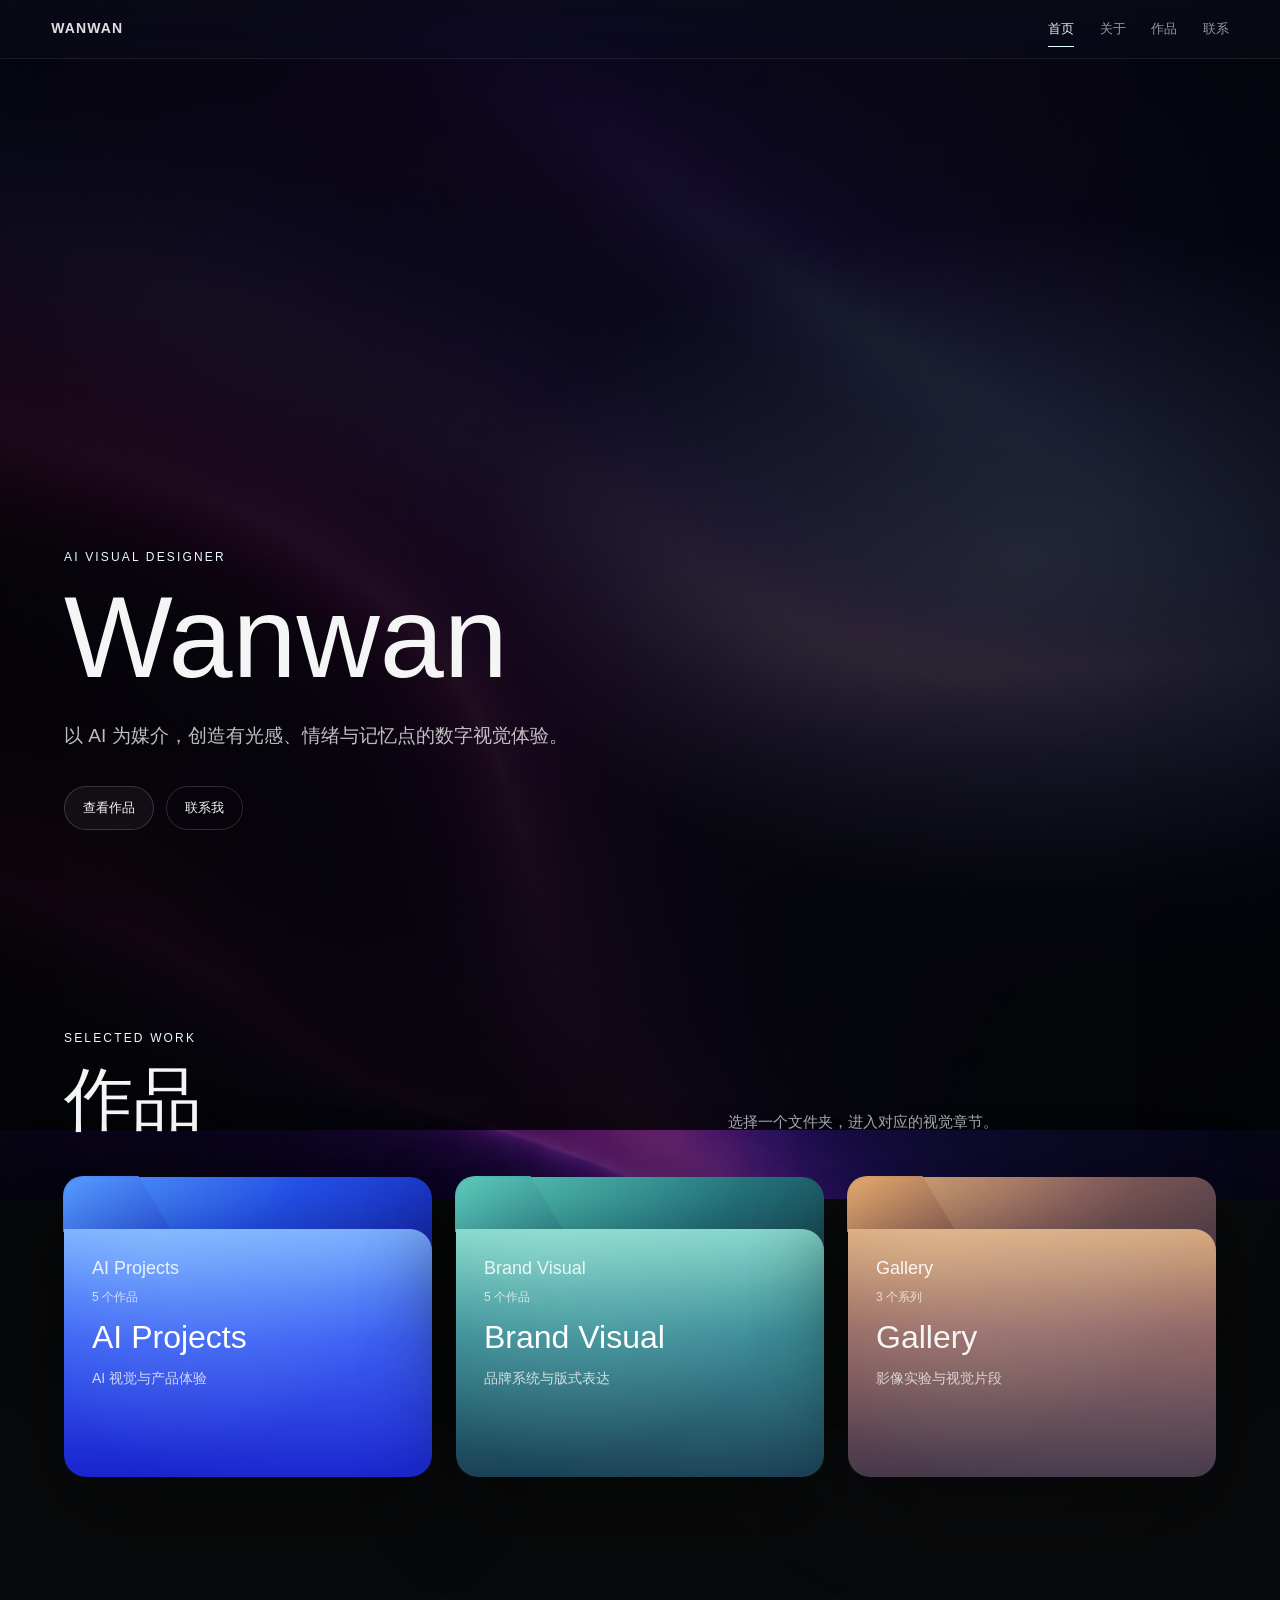
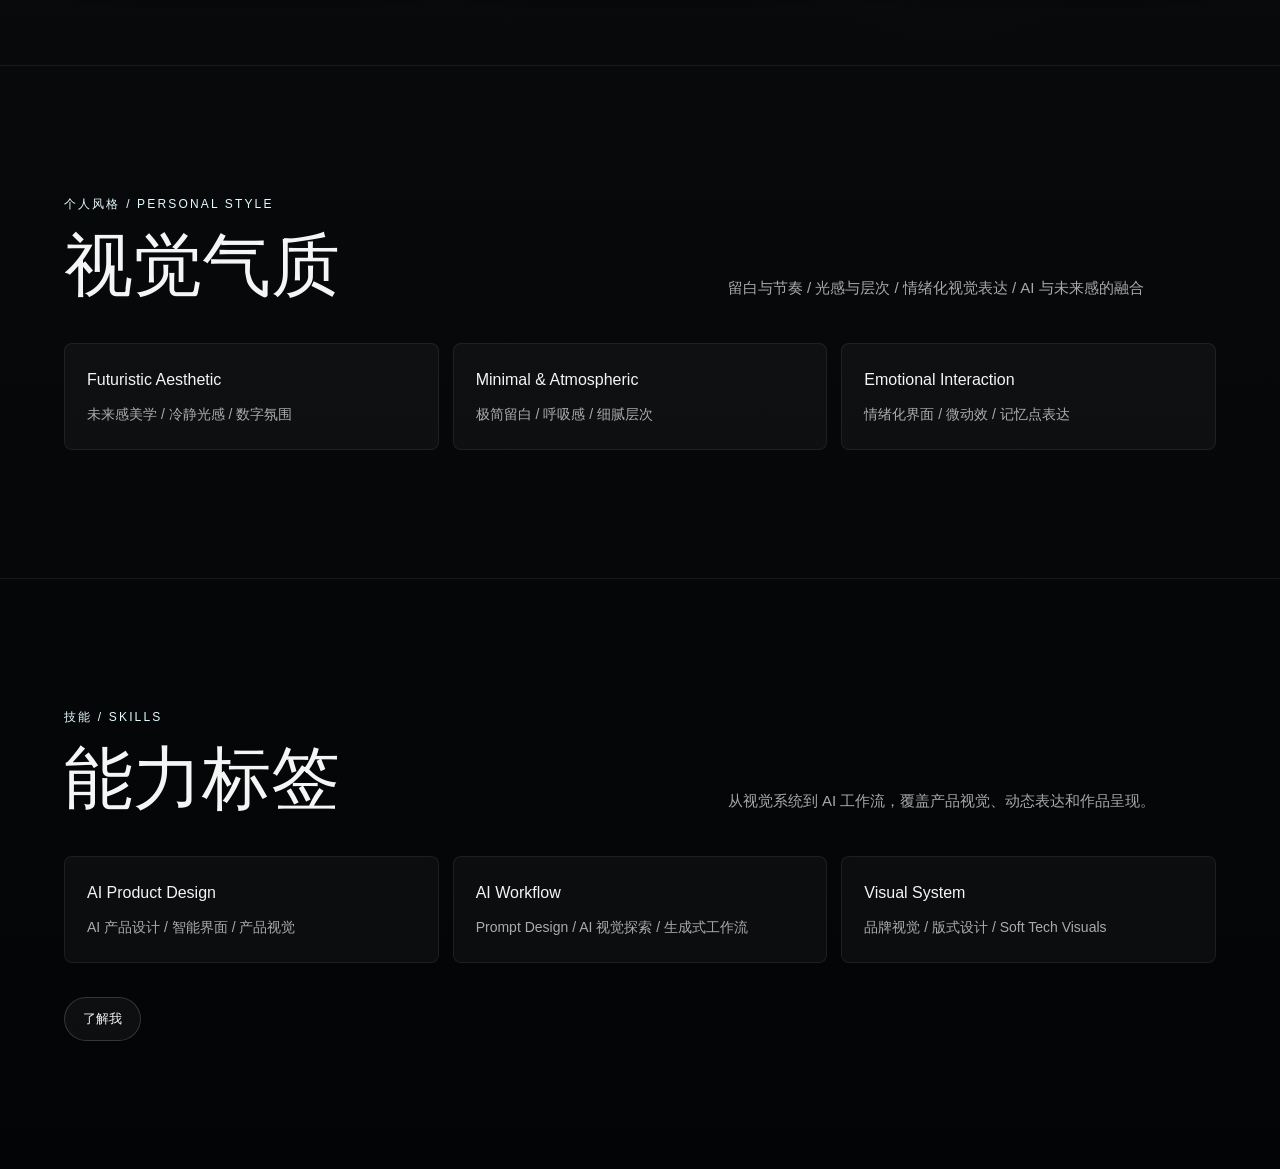
<file: index.html>
<!doctype html>
<html lang="zh-CN">
<head>
  <meta charset="utf-8">
  <meta name="viewport" content="width=device-width, initial-scale=1">
  <title>Wanwan | AI Visual Designer</title>
  <meta name="description" content="Wanwan 的 AI 视觉设计作品集，聚焦 AI 产品视觉、数字体验与未来感设计。">
  <link rel="stylesheet" href="assets/styles.css">
</head>
<body class="page-home">
  <div class="site-shell">
    <header class="nav">
      <a class="brand" href="index.html">Wanwan</a>
      <nav class="nav-links" aria-label="主导航">
        <a class="is-active" href="index.html#home">首页</a>
        <a href="about.html#about">关于</a>
        <a href="works.html#works">作品</a>
        <a href="contact.html#contact">联系</a>
      </nav>
    </header>

    <main>
      <section class="hero" id="home">
        <span class="breath-light" aria-hidden="true"></span>
        <div class="hero-inner reveal">
          <p class="hero-kicker">AI Visual Designer</p>
          <h1>Wanwan</h1>
          <p class="hero-copy">以 AI 为媒介，创造有光感、情绪与记忆点的数字视觉体验。</p>
          <div class="hero-actions">
            <a class="button" href="works.html#works">查看作品</a>
            <a class="button is-quiet" href="contact.html#contact">联系我</a>
          </div>
        </div>
      </section>

      <section class="section">
        <div class="section-inner">
          <div class="section-head reveal">
            <div>
              <p class="eyebrow">Selected Work</p>
              <h2 class="section-title">作品</h2>
            </div>
            <p class="section-note">选择一个文件夹，进入对应的视觉章节。</p>
          </div>
          <div class="module-folder-wrap reveal">
            <a class="module-folder" href="works.html#ai-projects" aria-label="进入 AI Projects">
              <div class="module-folder-back" aria-hidden="true"></div>
              <div class="module-folder-files" aria-hidden="true">
                <span></span>
                <span></span>
              </div>
              <div class="module-folder-front">
                <div class="module-folder-top">
                  <div>
                    <p>AI Projects</p>
                    <span>5 个作品</span>
                  </div>
                </div>
                <div class="module-folder-content">
                  <h3>AI Projects</h3>
                  <p>AI 视觉与产品体验</p>
                  <span class="module-folder-open">打开文件夹</span>
                </div>
              </div>
            </a>
            <a class="module-folder is-brand-folder" href="works.html#brand-visual" aria-label="进入 Brand Visual">
              <div class="module-folder-back" aria-hidden="true"></div>
              <div class="module-folder-files" aria-hidden="true">
                <span></span>
                <span></span>
              </div>
              <div class="module-folder-front">
                <div class="module-folder-top">
                  <div>
                    <p>Brand Visual</p>
                    <span>5 个作品</span>
                  </div>
                </div>
                <div class="module-folder-content">
                  <h3>Brand Visual</h3>
                  <p>品牌系统与版式表达</p>
                  <span class="module-folder-open">打开文件夹</span>
                </div>
              </div>
            </a>
            <a class="module-folder is-gallery-folder" href="works.html#gallery" aria-label="进入 Gallery">
              <div class="module-folder-back" aria-hidden="true"></div>
              <div class="module-folder-files" aria-hidden="true">
                <span></span>
                <span></span>
              </div>
              <div class="module-folder-front">
                <div class="module-folder-top">
                  <div>
                    <p>Gallery</p>
                    <span>3 个系列</span>
                  </div>
                </div>
                <div class="module-folder-content">
                  <h3>Gallery</h3>
                  <p>影像实验与视觉片段</p>
                  <span class="module-folder-open">打开文件夹</span>
                </div>
              </div>
            </a>
          </div>
        </div>
      </section>

      <section class="section">
        <div class="section-inner">
          <div class="section-head reveal">
            <div>
              <p class="eyebrow">个人风格 / Personal Style</p>
              <h2 class="section-title">视觉气质</h2>
            </div>
            <p class="section-note">留白与节奏 / 光感与层次 / 情绪化视觉表达 / AI 与未来感的融合</p>
          </div>
          <div class="skill-grid">
            <div class="skill-item reveal">
              <h3>Futuristic Aesthetic</h3>
              <p>未来感美学 / 冷静光感 / 数字氛围</p>
            </div>
            <div class="skill-item reveal">
              <h3>Minimal & Atmospheric</h3>
              <p>极简留白 / 呼吸感 / 细腻层次</p>
            </div>
            <div class="skill-item reveal">
              <h3>Emotional Interaction</h3>
              <p>情绪化界面 / 微动效 / 记忆点表达</p>
            </div>
          </div>
        </div>
      </section>

      <section class="section">
        <div class="section-inner">
          <div class="section-head reveal">
            <div>
              <p class="eyebrow">技能 / Skills</p>
              <h2 class="section-title">能力标签</h2>
            </div>
            <p class="section-note">从视觉系统到 AI 工作流，覆盖产品视觉、动态表达和作品呈现。</p>
          </div>
          <div class="skill-grid">
            <div class="skill-item reveal">
              <h3>AI Product Design</h3>
              <p>AI 产品设计 / 智能界面 / 产品视觉</p>
            </div>
            <div class="skill-item reveal">
              <h3>AI Workflow</h3>
              <p>Prompt Design / AI 视觉探索 / 生成式工作流</p>
            </div>
            <div class="skill-item reveal">
              <h3>Visual System</h3>
              <p>品牌视觉 / 版式设计 / Soft Tech Visuals</p>
            </div>
          </div>
          <div class="section-actions reveal">
            <a class="button" href="about.html#about">了解我</a>
          </div>
        </div>
      </section>
    </main>
  </div>
  <div class="noise" aria-hidden="true"></div>
  <script src="assets/main.js"></script>
</body>
</html>
</file>
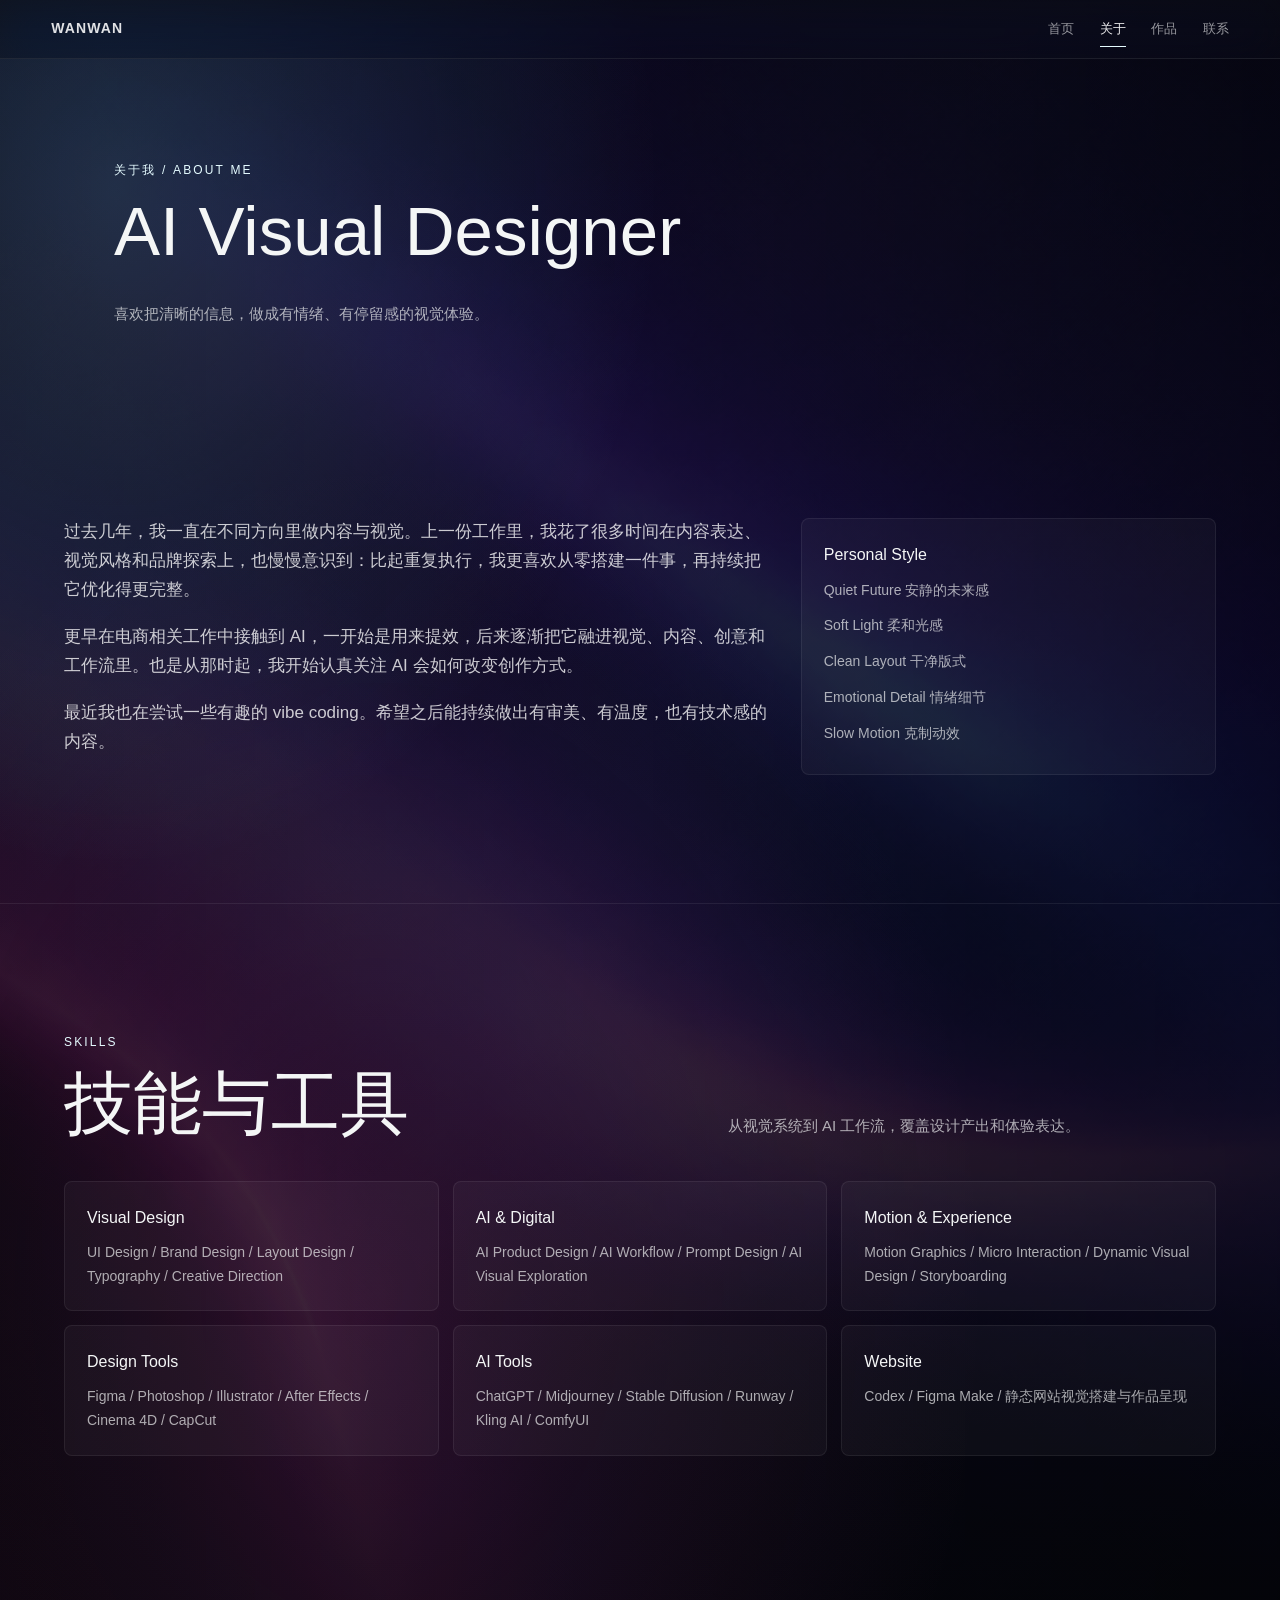
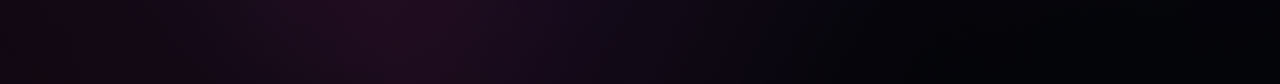
<file: about.html>
<!doctype html>
<html lang="zh-CN">
<head>
  <meta charset="utf-8">
  <meta name="viewport" content="width=device-width, initial-scale=1">
  <title>关于 | Wanwan</title>
  <link rel="stylesheet" href="assets/styles.css">
</head>
<body class="page-about">
  <header class="nav">
    <a class="brand" href="index.html">Wanwan</a>
    <nav class="nav-links" aria-label="主导航">
      <a href="index.html#home">首页</a>
      <a class="is-active" href="about.html#about">关于</a>
      <a href="works.html#works">作品</a>
      <a href="contact.html#contact">联系</a>
    </nav>
  </header>

  <main class="page-shell">
    <section class="page-head reveal" id="about">
      <p class="eyebrow">关于我 / About Me</p>
      <h1 class="page-title">AI Visual Designer</h1>
      <p class="page-subtitle">喜欢把清晰的信息，做成有情绪、有停留感的视觉体验。</p>
    </section>

    <section class="section">
      <div class="section-inner about-layout">
        <div class="about-copy reveal">
          <p>过去几年，我一直在不同方向里做内容与视觉。上一份工作里，我花了很多时间在内容表达、视觉风格和品牌探索上，也慢慢意识到：比起重复执行，我更喜欢从零搭建一件事，再持续把它优化得更完整。</p>
          <p>更早在电商相关工作中接触到 AI，一开始是用来提效，后来逐渐把它融进视觉、内容、创意和工作流里。也是从那时起，我开始认真关注 AI 会如何改变创作方式。</p>
          <p>最近我也在尝试一些有趣的 vibe coding。希望之后能持续做出有审美、有温度，也有技术感的内容。</p>
        </div>
        <aside class="info-block reveal">
          <h2>Personal Style</h2>
          <ul class="info-list">
            <li>Quiet Future 安静的未来感</li>
            <li>Soft Light 柔和光感</li>
            <li>Clean Layout 干净版式</li>
            <li>Emotional Detail 情绪细节</li>
            <li>Slow Motion 克制动效</li>
          </ul>
        </aside>
      </div>
    </section>

    <section class="section">
      <div class="section-inner">
        <div class="section-head reveal">
          <div>
            <p class="eyebrow">Skills</p>
            <h2 class="section-title">技能与工具</h2>
          </div>
          <p class="section-note">从视觉系统到 AI 工作流，覆盖设计产出和体验表达。</p>
        </div>
        <div class="skill-grid">
          <div class="skill-item reveal">
            <h3>Visual Design</h3>
            <p>UI Design / Brand Design / Layout Design / Typography / Creative Direction</p>
          </div>
          <div class="skill-item reveal">
            <h3>AI & Digital</h3>
            <p>AI Product Design / AI Workflow / Prompt Design / AI Visual Exploration</p>
          </div>
          <div class="skill-item reveal">
            <h3>Motion & Experience</h3>
            <p>Motion Graphics / Micro Interaction / Dynamic Visual Design / Storyboarding</p>
          </div>
          <div class="skill-item reveal">
            <h3>Design Tools</h3>
            <p>Figma / Photoshop / Illustrator / After Effects / Cinema 4D / CapCut</p>
          </div>
          <div class="skill-item reveal">
            <h3>AI Tools</h3>
            <p>ChatGPT / Midjourney / Stable Diffusion / Runway / Kling AI / ComfyUI</p>
          </div>
          <div class="skill-item reveal">
            <h3>Website</h3>
            <p>Codex / Figma Make / 静态网站视觉搭建与作品呈现</p>
          </div>
        </div>
      </div>
    </section>
  </main>
  <div class="noise" aria-hidden="true"></div>
  <script src="assets/main.js"></script>
</body>
</html>
</file>
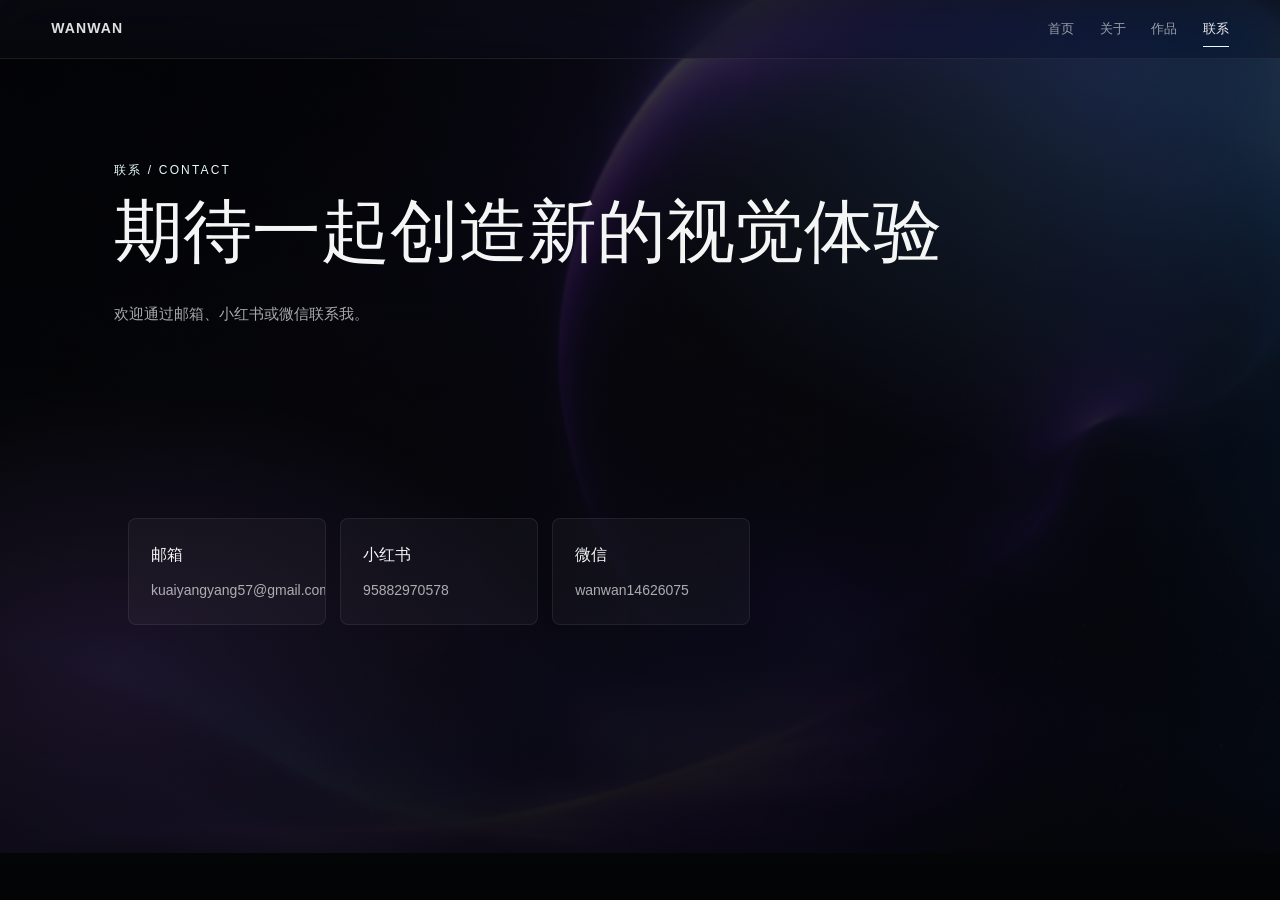
<file: contact.html>
<!doctype html>
<html lang="zh-CN">
<head>
  <meta charset="utf-8">
  <meta name="viewport" content="width=device-width, initial-scale=1">
  <title>联系 | Wanwan</title>
  <link rel="stylesheet" href="assets/styles.css">
</head>
<body class="page-contact">
  <header class="nav">
    <a class="brand" href="index.html">Wanwan</a>
    <nav class="nav-links" aria-label="主导航">
      <a href="index.html#home">首页</a>
      <a href="about.html#about">关于</a>
      <a href="works.html#works">作品</a>
      <a class="is-active" href="contact.html#contact">联系</a>
    </nav>
  </header>

  <main class="page-shell">
    <section class="page-head reveal" id="contact">
      <p class="eyebrow">联系 / Contact</p>
      <h1 class="page-title">期待一起创造新的视觉体验</h1>
      <p class="page-subtitle">欢迎通过邮箱、小红书或微信联系我。</p>
    </section>

    <section class="section">
      <div class="section-inner contact-layout">
        <div class="contact-grid">
          <a class="contact-item reveal" href="mailto:kuaiyangyang57@gmail.com">
            <h3>邮箱</h3>
            <p>kuaiyangyang57@gmail.com</p>
          </a>
          <div class="contact-item reveal">
            <h3>小红书</h3>
            <p>95882970578</p>
          </div>
          <div class="contact-item reveal">
            <h3>微信</h3>
            <p>wanwan14626075</p>
          </div>
        </div>
      </div>
    </section>
  </main>
  <div class="noise" aria-hidden="true"></div>
  <script src="assets/main.js"></script>
</body>
</html>
</file>
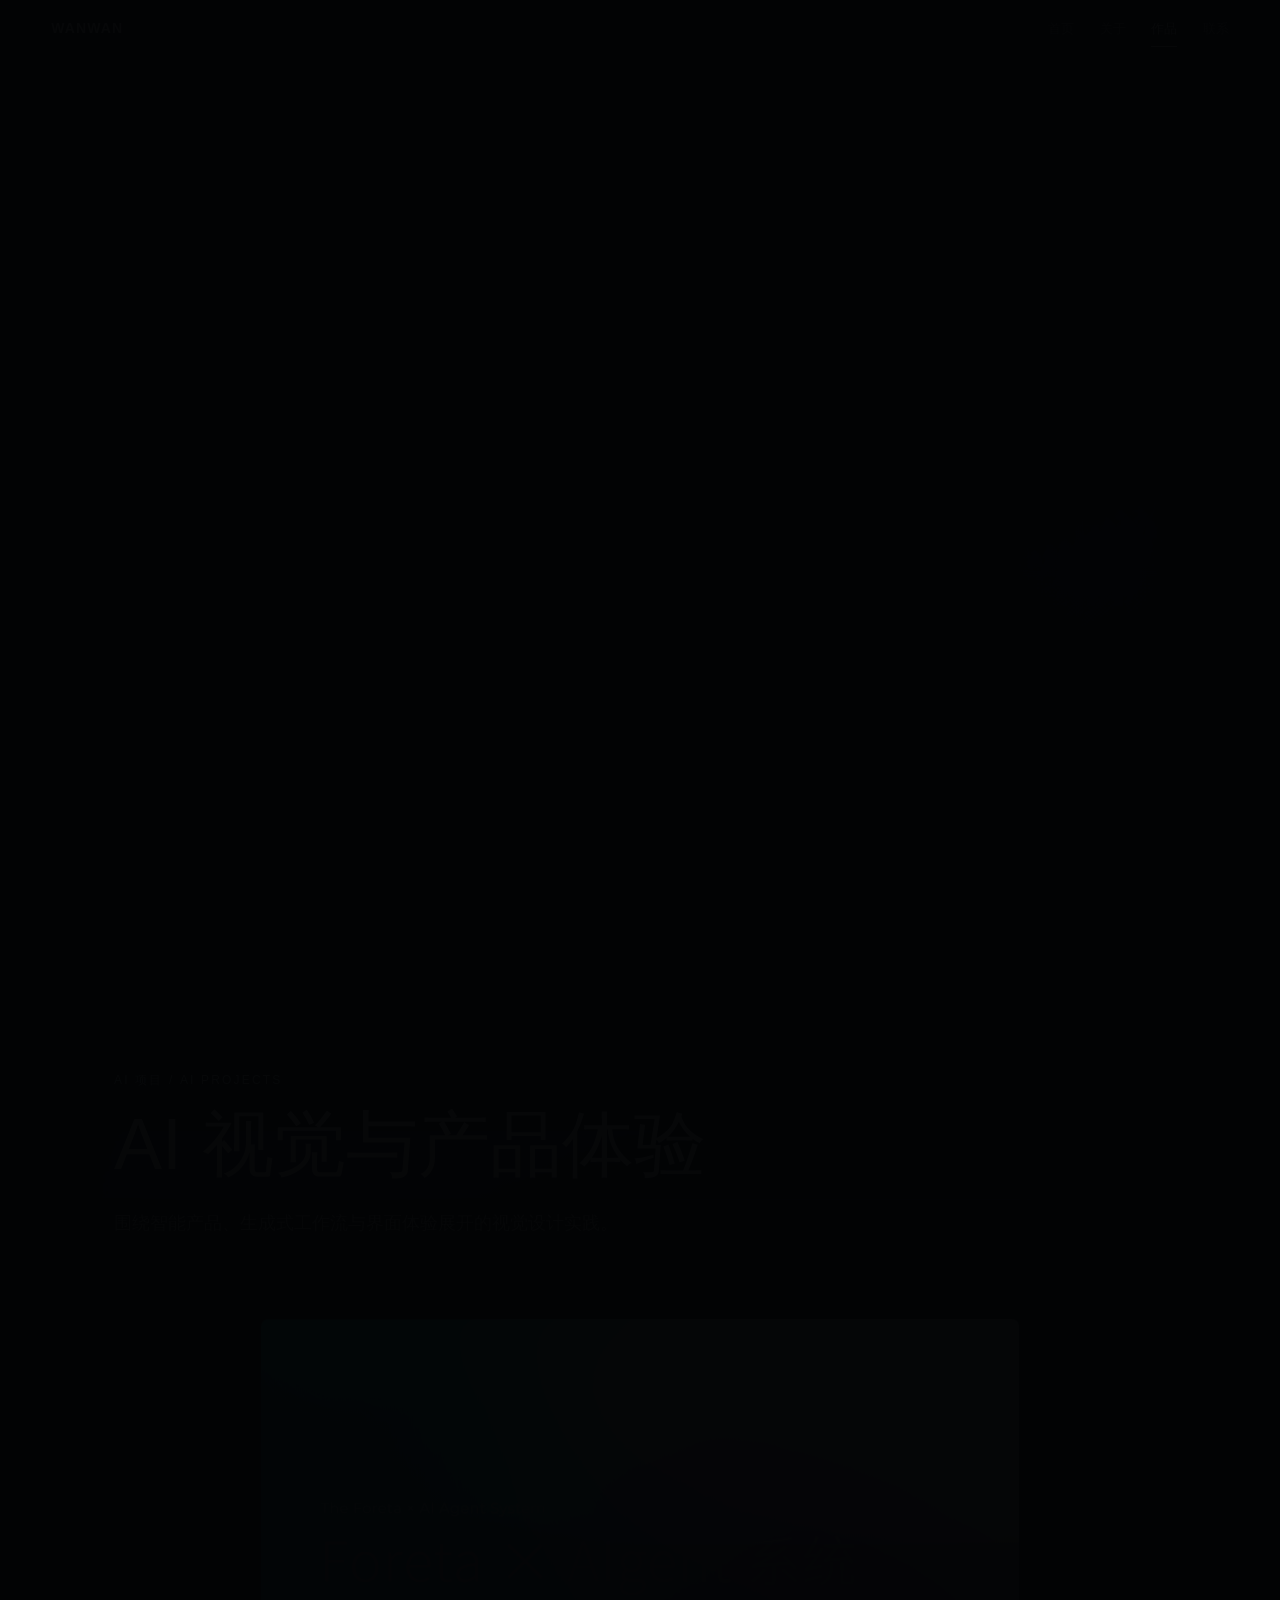
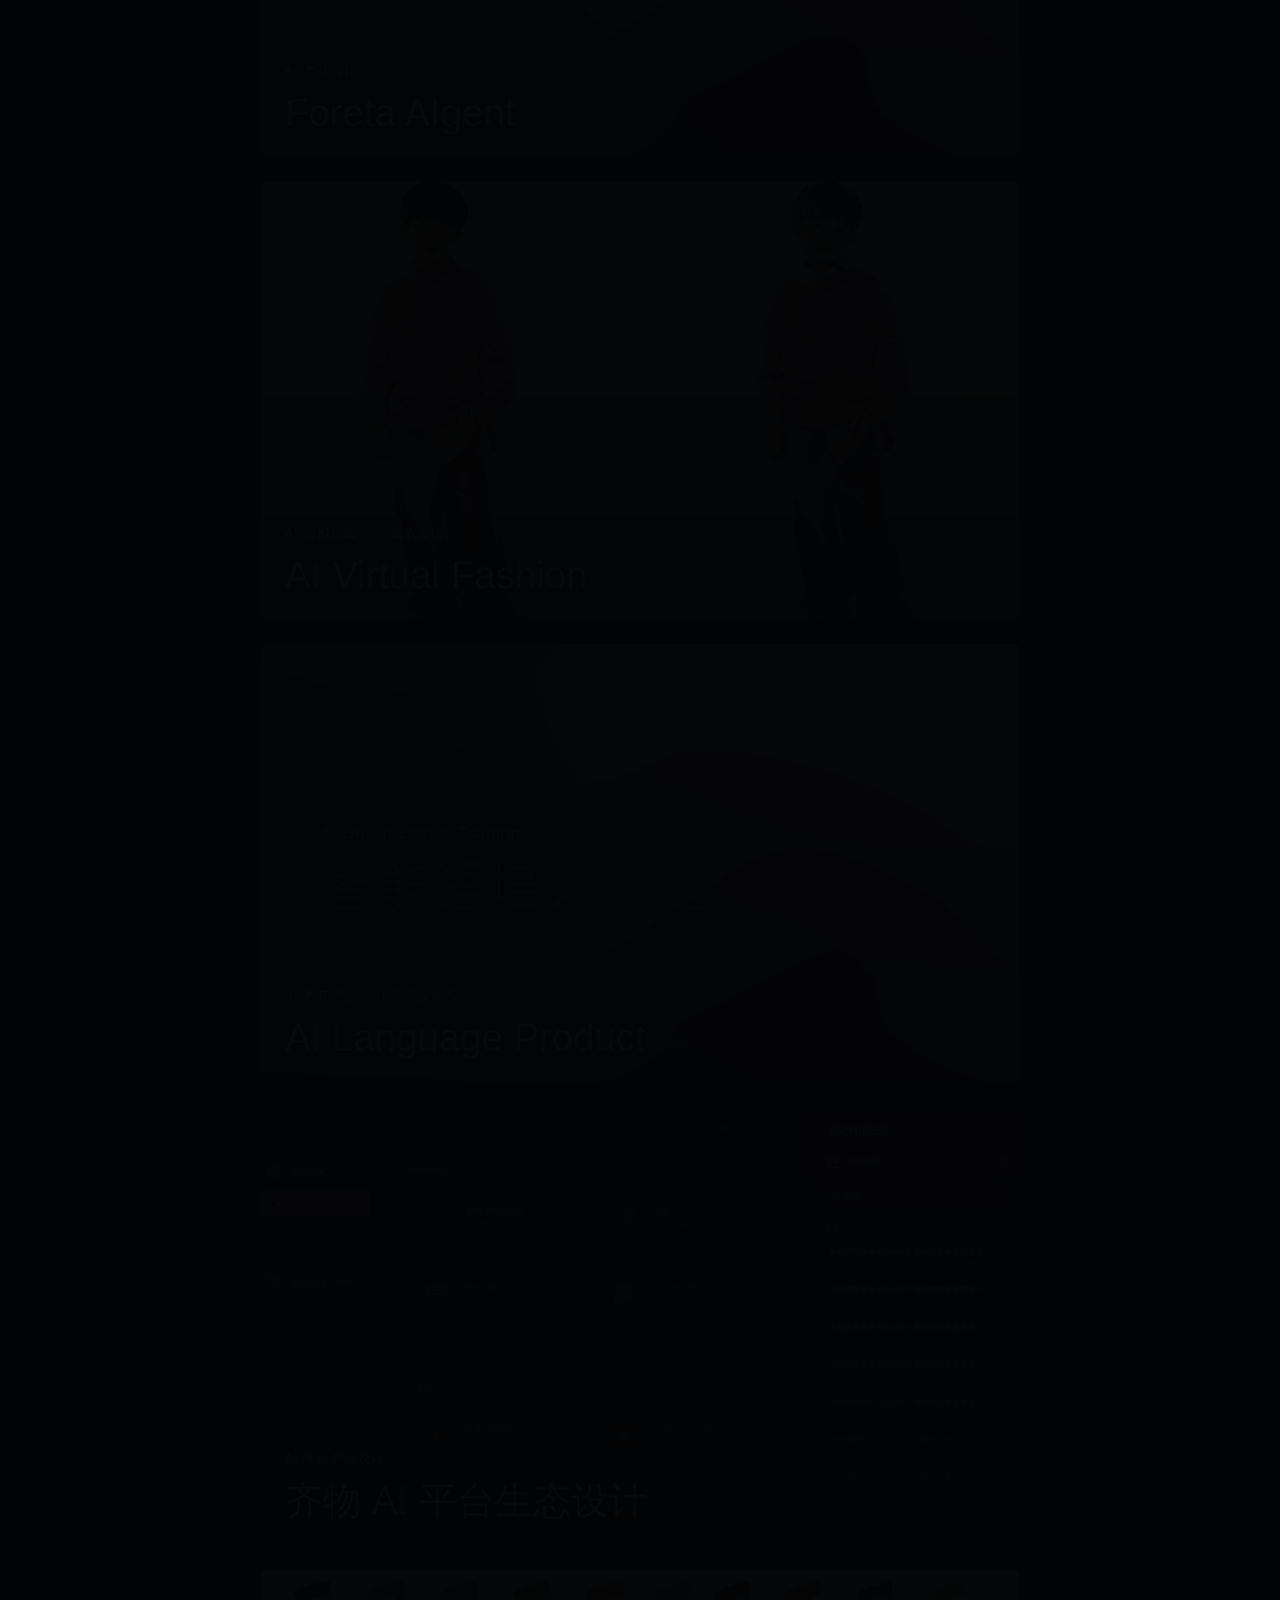
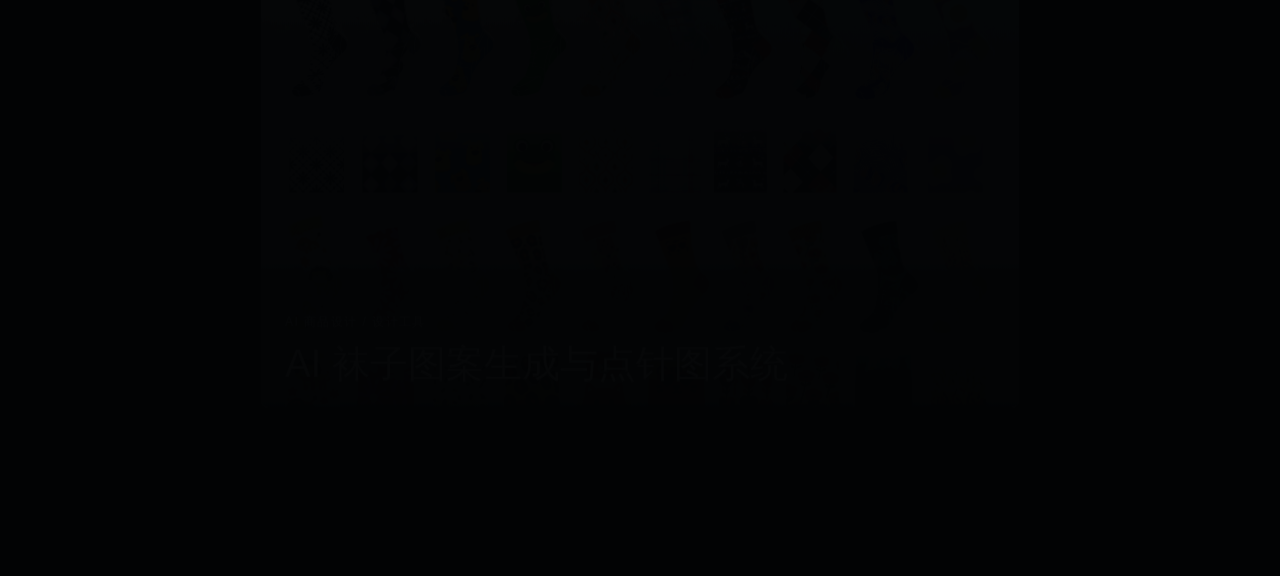
<file: projects.html>
<!doctype html>
<html lang="zh-CN">
<head>
  <meta charset="utf-8">
  <meta http-equiv="refresh" content="0; url=works.html#ai-projects">
  <meta name="viewport" content="width=device-width, initial-scale=1">
  <title>作品 | Wanwan</title>
  <link rel="stylesheet" href="assets/styles.css">
</head>
<body class="page-works">
  <main class="page-shell">
    <section class="page-head">
      <p class="eyebrow">作品 / Works</p>
      <h1 class="page-title">作品 / Works</h1>
      <p class="page-subtitle"><a class="button" href="works.html#ai-projects">AI Projects</a></p>
    </section>
  </main>
</body>
</html>
</file>
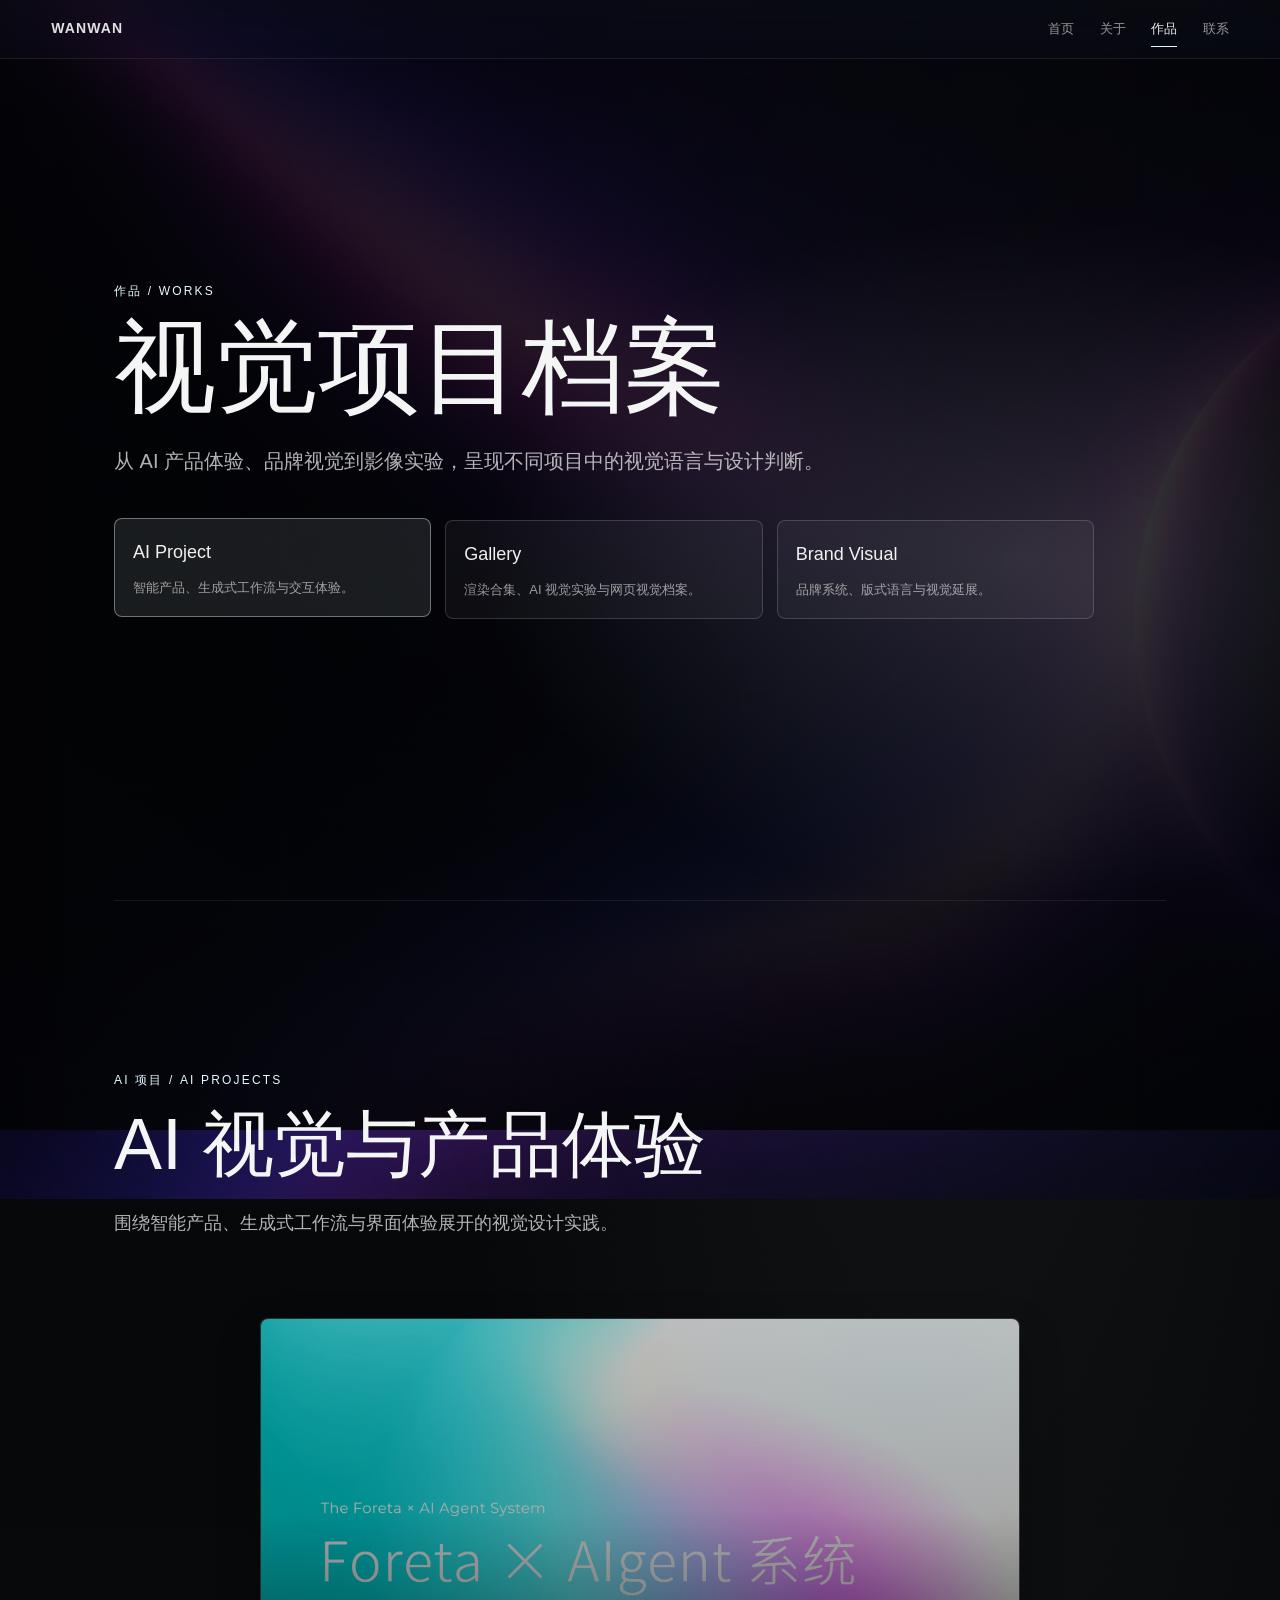
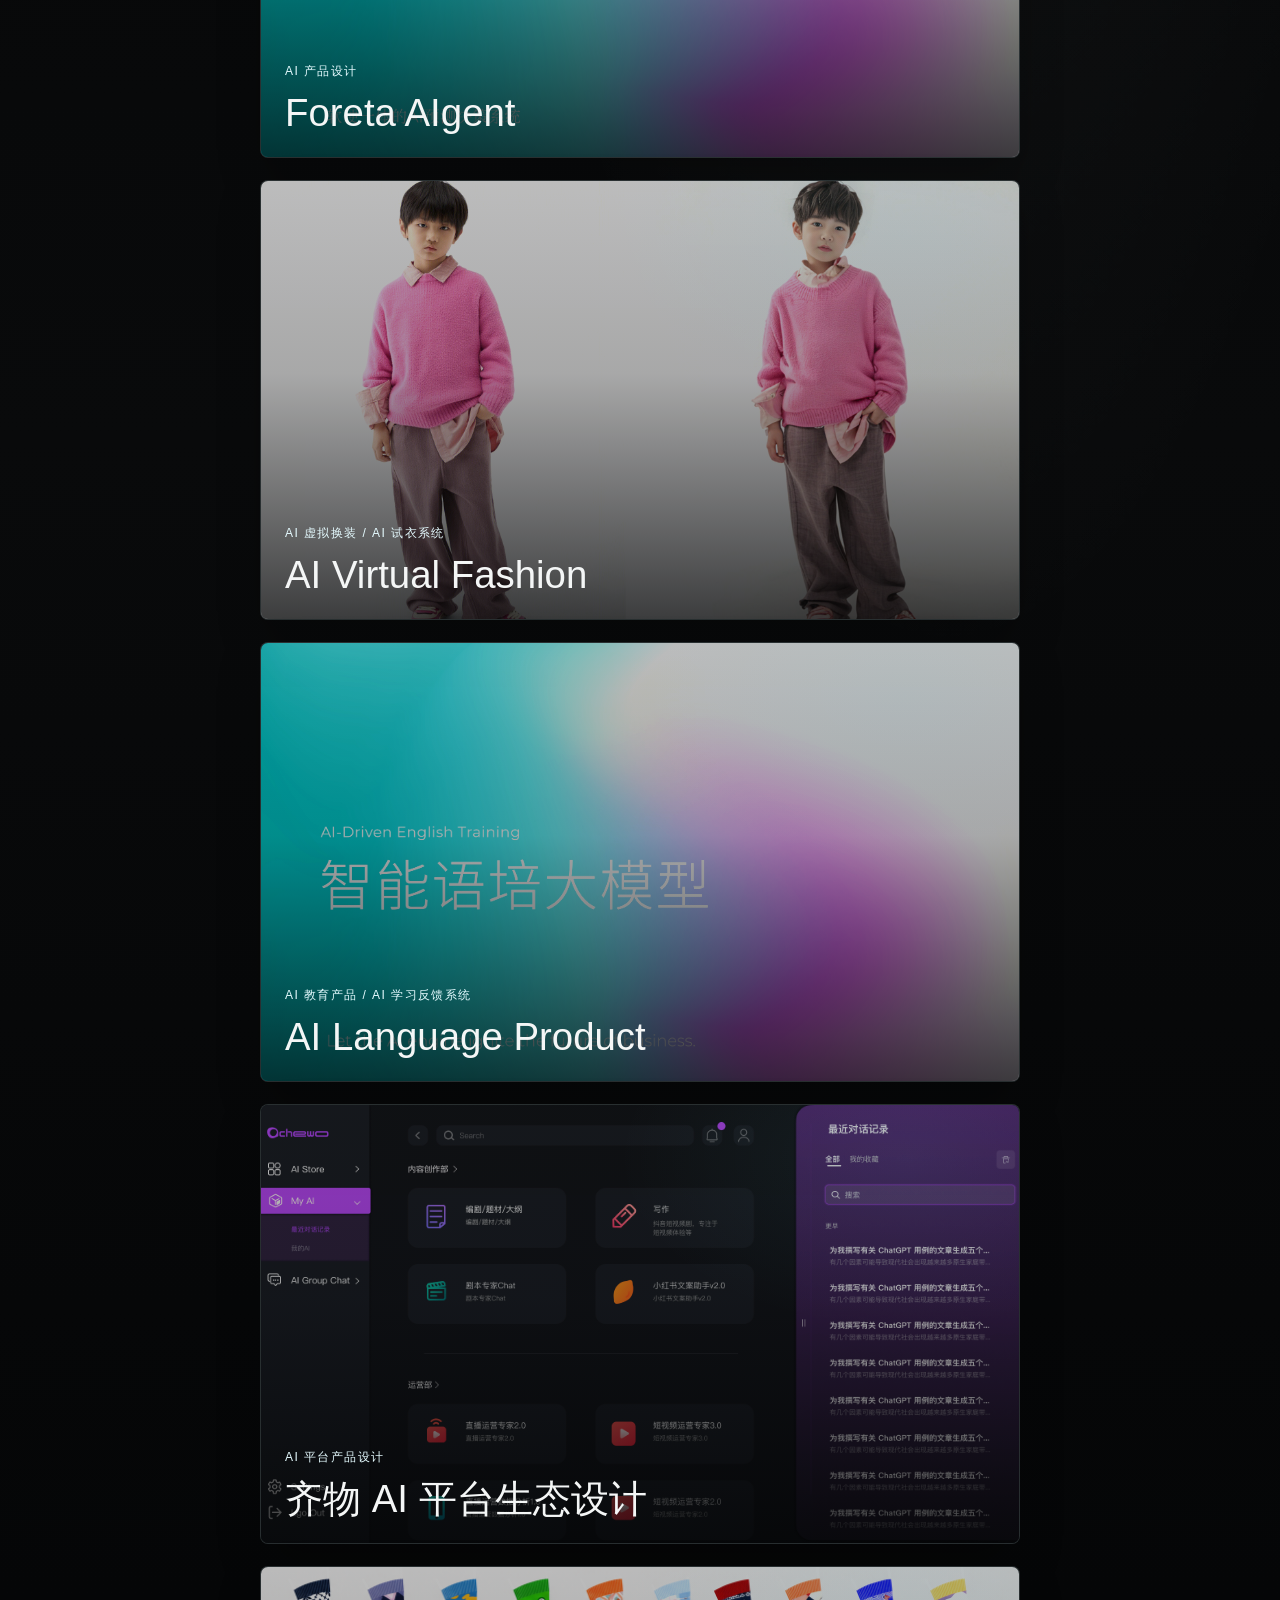
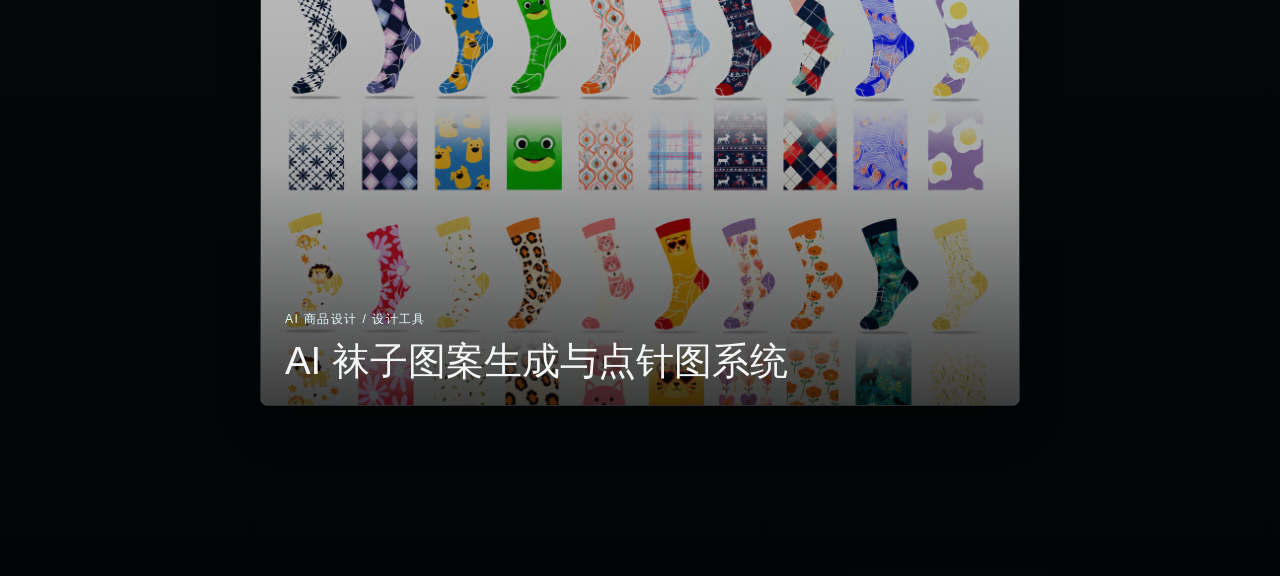
<file: works.html>
<!doctype html>
<html lang="zh-CN">
<head>
  <meta charset="utf-8">
  <meta name="viewport" content="width=device-width, initial-scale=1">
  <title>作品 | Wanwan</title>
  <link rel="stylesheet" href="assets/styles.css">
</head>
<body class="page-works">
  <header class="nav">
    <a class="brand" href="index.html">Wanwan</a>
    <nav class="nav-links" aria-label="主导航">
      <a href="index.html#home">首页</a>
      <a href="about.html#about">关于</a>
      <a class="is-active" href="works.html#works">作品</a>
      <a href="contact.html#contact">联系</a>
    </nav>
  </header>

  <main class="works-shell">
    <section class="works-hero reveal" id="works">
      <p class="eyebrow">作品 / Works</p>
      <h1>视觉项目档案</h1>
      <p>从 AI 产品体验、品牌视觉到影像实验，呈现不同项目中的视觉语言与设计判断。</p>
      <div class="works-anchor-nav works-tab-nav" aria-label="作品分类导航">
        <a class="is-active" href="#ai-projects" data-work-tab="ai-projects">
          <strong>AI Project</strong>
          <span>智能产品、生成式工作流与交互体验。</span>
        </a>
        <a href="#gallery" data-work-tab="gallery">
          <strong>Gallery</strong>
          <span>渲染合集、AI 视觉实验与网页视觉档案。</span>
        </a>
        <a href="#brand-visual" data-work-tab="brand-visual">
          <strong>Brand Visual</strong>
          <span>品牌系统、版式语言与视觉延展。</span>
        </a>
      </div>
    </section>

    <section class="works-zone works-ai is-active" id="ai-projects" data-work-panel="ai-projects">
      <div class="works-zone-head reveal">
        <p class="eyebrow">AI 项目 / AI Projects</p>
        <h2>AI 视觉与产品体验</h2>
        <p>围绕智能产品、生成式工作流与界面体验展开的视觉设计实践。</p>
      </div>
      <div class="ai-showcase-grid">
        <a class="ai-work-card reveal" href="projects/foreta-aigent.html">
          <img src="03-ai-projects/01_Foreta_AIgent/cover_项目封面.jpg.jpg" alt="Foreta AIgent 项目封面">
          <span>AI 产品设计</span>
          <h3>Foreta AIgent</h3>
        </a>
        <a class="ai-work-card reveal" href="projects/ai-virtual-fashion.html">
          <img src="03-ai-projects/02_AI_Virtual_Fashion/cover.jpg" alt="AI Virtual Fashion 项目封面">
          <span>AI 虚拟换装 / AI 试衣系统</span>
          <h3>AI Virtual Fashion</h3>
        </a>
        <a class="ai-work-card reveal" href="projects/ai-language-product.html">
          <img src="03-ai-projects/03_AI_Language_Product/cover.jpg.jpg" alt="AI Language Product 项目封面">
          <span>AI 教育产品 / AI 学习反馈系统</span>
          <h3>AI Language Product</h3>
        </a>
        <a class="ai-work-card reveal" href="projects/qiwu-ai-ecosystem.html">
          <img src="03-ai-projects/04_Qiwu_AI_Ecosystem_Design/cover.jpg.png" alt="齐物 AI 平台生态设计封面">
          <span>AI 平台产品设计</span>
          <h3>齐物 AI 平台生态设计</h3>
        </a>
        <a class="ai-work-card reveal" href="projects/ai-socks-system.html">
          <img src="03-ai-projects/05_AI_Socks_System/cover.jpg.png" alt="AI 袜子图案系统封面">
          <span>AI 商品设计 / 设计工具</span>
          <h3>AI 袜子图案生成与点针图系统</h3>
        </a>
      </div>
    </section>

    <section class="works-zone works-brand" id="brand-visual" data-work-panel="brand-visual">
      <div class="works-zone-head reveal">
        <p class="eyebrow">品牌视觉 / Brand Visual</p>
        <h2>品牌系统与版式表达</h2>
        <p>用更清晰的识别系统、图形语言和版式节奏，建立品牌的视觉记忆点。</p>
      </div>
      <div class="brand-project-grid" aria-label="Brand 项目列表">
        <button class="brand-project-card reveal" type="button" data-brand-project="fushou">
          <img src="assets/thumbs/brand-fushou.jpg" alt="福寿齐天 IP 视觉设计封面">
          <span>01 / IP Visual</span>
          <h3>福寿齐天 IP 视觉设计</h3>
          <p>角色设定、三视图、表情与视觉延展。</p>
        </button>
        <button class="brand-project-card reveal" type="button" data-brand-project="orbit">
          <img src="assets/thumbs/brand-orbit.jpg" alt="Orbit 成长中心品牌视觉系统封面">
          <span>02 / Brand System</span>
          <h3>Orbit 成长中心品牌视觉系统</h3>
          <p>识别系统、图形语言、海报与社媒物料。</p>
        </button>
        <button class="brand-project-card reveal" type="button" data-brand-project="tianbianke">
          <img src="assets/thumbs/brand-tianbianke.jpg" alt="田边客品牌视觉封面">
          <span>03 / Brand Visual</span>
          <h3>田边客品牌视觉</h3>
          <p>品牌识别、食材图形、空间导视与延展应用。</p>
        </button>
        <button class="brand-project-card reveal" type="button" data-brand-project="flower">
          <img src="assets/thumbs/brand-flower.jpg" alt="东方花草系列插画封面">
          <span>04 / Illustration</span>
          <h3>东方花草系列插画</h3>
          <p>花草图形、东方装饰感与系列化视觉表达。</p>
        </button>
        <button class="brand-project-card reveal" type="button" data-brand-project="ancient-city">
          <img src="assets/thumbs/brand-ancient-city.jpg" alt="AI Ancient City 封面">
          <span>05 / AI Visual</span>
          <h3>AI Ancient City</h3>
          <p>以 AI 生成影像探索古城场景与东方叙事。</p>
        </button>
      </div>
    </section>

    <section class="works-zone works-gallery" id="gallery" data-work-panel="gallery">
      <div class="works-zone-head reveal">
        <p class="eyebrow">Gallery / Visual Archive</p>
        <h2>视觉实验与项目档案</h2>
        <p>集合 C4D 渲染、AI 生成视觉与网页视觉归档，呈现不同媒介中的画面控制、质感探索和版式表达。</p>
      </div>

      <div class="gallery-project-stack">
        <article class="gallery-project-row reveal is-ai-gallery">
          <header class="gallery-project-head">
            <h3>01 AI Generated Visuals</h3>
            <p>AI 生成饰品、人物与影像实验片段。</p>
          </header>
          <div class="gallery-strip" aria-label="01 AI Generated Visuals 横向展示">
            <figure class="gallery-strip-item is-video"><video data-src="04-gallery/01_AI_Generated_Visuals/0 (1).mp4" muted loop playsinline></video></figure>
            <figure class="gallery-strip-item is-video"><video data-src="04-gallery/01_AI_Generated_Visuals/0 (2).mp4" muted loop playsinline></video></figure>
            <figure class="gallery-strip-item is-video"><video data-src="04-gallery/01_AI_Generated_Visuals/0（3）.mp4" muted loop playsinline></video></figure>
            <figure class="gallery-strip-item is-video"><video data-src="04-gallery/01_AI_Generated_Visuals/0（4）.mp4" muted loop playsinline></video></figure>
            <figure class="gallery-strip-item is-video"><video data-src="04-gallery/01_AI_Generated_Visuals/1 (1).mp4" muted loop playsinline></video></figure>
            <figure class="gallery-strip-item is-video"><video data-src="04-gallery/01_AI_Generated_Visuals/1 (2).mp4" muted loop playsinline></video></figure>
            <figure class="gallery-strip-item is-video"><video data-src="04-gallery/01_AI_Generated_Visuals/1 (3).mp4" muted loop playsinline></video></figure>
            <figure class="gallery-strip-item is-video"><video data-src="04-gallery/01_AI_Generated_Visuals/1 (4).mp4" muted loop playsinline></video></figure>
            <figure class="gallery-strip-item is-video"><video data-src="04-gallery/01_AI_Generated_Visuals/1 (5).mp4" muted loop playsinline></video></figure>
            <figure class="gallery-strip-item is-video"><video data-src="04-gallery/01_AI_Generated_Visuals/1 (6).mp4" muted loop playsinline></video></figure>
            <figure class="gallery-strip-item is-video"><video data-src="04-gallery/01_AI_Generated_Visuals/1 (7).mp4" muted loop playsinline></video></figure>
            <figure class="gallery-strip-item"><img data-src="04-gallery/01_AI_Generated_Visuals/2 (1).png" alt="01_AI_Generated_Visuals 2 (1)"></figure>
            <figure class="gallery-strip-item"><img data-src="04-gallery/01_AI_Generated_Visuals/2 (10).png" alt="01_AI_Generated_Visuals 2 (10)"></figure>
            <figure class="gallery-strip-item"><img data-src="04-gallery/01_AI_Generated_Visuals/2 (2).png" alt="01_AI_Generated_Visuals 2 (2)"></figure>
            <figure class="gallery-strip-item"><img data-src="04-gallery/01_AI_Generated_Visuals/2 (3).png" alt="01_AI_Generated_Visuals 2 (3)"></figure>
            <figure class="gallery-strip-item"><img data-src="04-gallery/01_AI_Generated_Visuals/2 (4).png" alt="01_AI_Generated_Visuals 2 (4)"></figure>
            <figure class="gallery-strip-item"><img data-src="04-gallery/01_AI_Generated_Visuals/2 (5).png" alt="01_AI_Generated_Visuals 2 (5)"></figure>
            <figure class="gallery-strip-item"><img data-src="04-gallery/01_AI_Generated_Visuals/2 (6).png" alt="01_AI_Generated_Visuals 2 (6)"></figure>
            <figure class="gallery-strip-item"><img data-src="04-gallery/01_AI_Generated_Visuals/2 (7).png" alt="01_AI_Generated_Visuals 2 (7)"></figure>
            <figure class="gallery-strip-item"><img data-src="04-gallery/01_AI_Generated_Visuals/2 (8).png" alt="01_AI_Generated_Visuals 2 (8)"></figure>
            <figure class="gallery-strip-item"><img data-src="04-gallery/01_AI_Generated_Visuals/2 (9).png" alt="01_AI_Generated_Visuals 2 (9)"></figure>
            <figure class="gallery-strip-item"><img data-src="04-gallery/01_AI_Generated_Visuals/2(11).png" alt="01_AI_Generated_Visuals 2(11)"></figure>
            <figure class="gallery-strip-item is-video"><video data-src="04-gallery/01_AI_Generated_Visuals/3 (1).mp4" muted loop playsinline></video></figure>
            <figure class="gallery-strip-item is-video"><video data-src="04-gallery/01_AI_Generated_Visuals/3 (2).mp4" muted loop playsinline></video></figure>
            <figure class="gallery-strip-item"><img data-src="04-gallery/01_AI_Generated_Visuals/4 (1).png" alt="01_AI_Generated_Visuals 4 (1)"></figure>
            <figure class="gallery-strip-item"><img data-src="04-gallery/01_AI_Generated_Visuals/4 (10).png" alt="01_AI_Generated_Visuals 4 (10)"></figure>
            <figure class="gallery-strip-item"><img data-src="04-gallery/01_AI_Generated_Visuals/4 (11).png" alt="01_AI_Generated_Visuals 4 (11)"></figure>
            <figure class="gallery-strip-item"><img data-src="04-gallery/01_AI_Generated_Visuals/4 (12).png" alt="01_AI_Generated_Visuals 4 (12)"></figure>
            <figure class="gallery-strip-item"><img data-src="04-gallery/01_AI_Generated_Visuals/4 (13).png" alt="01_AI_Generated_Visuals 4 (13)"></figure>
            <figure class="gallery-strip-item"><img data-src="04-gallery/01_AI_Generated_Visuals/4 (14).png" alt="01_AI_Generated_Visuals 4 (14)"></figure>
            <figure class="gallery-strip-item"><img data-src="04-gallery/01_AI_Generated_Visuals/4 (15).png" alt="01_AI_Generated_Visuals 4 (15)"></figure>
            <figure class="gallery-strip-item"><img data-src="04-gallery/01_AI_Generated_Visuals/4 (16).png" alt="01_AI_Generated_Visuals 4 (16)"></figure>
            <figure class="gallery-strip-item"><img data-src="04-gallery/01_AI_Generated_Visuals/4 (17).png" alt="01_AI_Generated_Visuals 4 (17)"></figure>
            <figure class="gallery-strip-item"><img data-src="04-gallery/01_AI_Generated_Visuals/4 (2).png" alt="01_AI_Generated_Visuals 4 (2)"></figure>
            <figure class="gallery-strip-item"><img data-src="04-gallery/01_AI_Generated_Visuals/4 (3).png" alt="01_AI_Generated_Visuals 4 (3)"></figure>
            <figure class="gallery-strip-item"><img data-src="04-gallery/01_AI_Generated_Visuals/4 (4).png" alt="01_AI_Generated_Visuals 4 (4)"></figure>
            <figure class="gallery-strip-item"><img data-src="04-gallery/01_AI_Generated_Visuals/4 (5).png" alt="01_AI_Generated_Visuals 4 (5)"></figure>
            <figure class="gallery-strip-item"><img data-src="04-gallery/01_AI_Generated_Visuals/4 (6).png" alt="01_AI_Generated_Visuals 4 (6)"></figure>
            <figure class="gallery-strip-item"><img data-src="04-gallery/01_AI_Generated_Visuals/4 (7).png" alt="01_AI_Generated_Visuals 4 (7)"></figure>
            <figure class="gallery-strip-item"><img data-src="04-gallery/01_AI_Generated_Visuals/4 (8).png" alt="01_AI_Generated_Visuals 4 (8)"></figure>
            <figure class="gallery-strip-item"><img data-src="04-gallery/01_AI_Generated_Visuals/4 (9).png" alt="01_AI_Generated_Visuals 4 (9)"></figure>
          </div>
        </article>

        <article class="gallery-project-row reveal">
          <header class="gallery-project-head">
            <h3>02 C4D Render Collection</h3>
            <p>产品渲染、动态视觉与材质质感探索。</p>
          </header>
          <div class="gallery-strip" aria-label="02 C4D Render Collection 横向展示">
            <figure class="gallery-strip-item is-video"><video data-src="04-gallery/02_C4D_Render_Collection/1.mp4" muted loop playsinline></video></figure>
            <figure class="gallery-strip-item"><img data-src="04-gallery/02_C4D_Render_Collection/2 (1).png" alt="02_C4D_Render_Collection 2 (1)"></figure>
            <figure class="gallery-strip-item"><img data-src="04-gallery/02_C4D_Render_Collection/2 (2).png" alt="02_C4D_Render_Collection 2 (2)"></figure>
            <figure class="gallery-strip-item"><img data-src="04-gallery/02_C4D_Render_Collection/2 (3).png" alt="02_C4D_Render_Collection 2 (3)"></figure>
            <figure class="gallery-strip-item"><img data-src="04-gallery/02_C4D_Render_Collection/3 (1).jpg" alt="02_C4D_Render_Collection 3 (1)"></figure>
            <figure class="gallery-strip-item"><img data-src="04-gallery/02_C4D_Render_Collection/3 (2).jpg" alt="02_C4D_Render_Collection 3 (2)"></figure>
            <figure class="gallery-strip-item"><img data-src="04-gallery/02_C4D_Render_Collection/3 (3).jpg" alt="02_C4D_Render_Collection 3 (3)"></figure>
            <figure class="gallery-strip-item"><img data-src="04-gallery/02_C4D_Render_Collection/3 (4).jpg" alt="02_C4D_Render_Collection 3 (4)"></figure>
            <figure class="gallery-strip-item"><img data-src="04-gallery/02_C4D_Render_Collection/3 (5).jpg" alt="02_C4D_Render_Collection 3 (5)"></figure>
            <figure class="gallery-strip-item"><img data-src="04-gallery/02_C4D_Render_Collection/3 (6).jpg" alt="02_C4D_Render_Collection 3 (6)"></figure>
            <figure class="gallery-strip-item"><img data-src="04-gallery/02_C4D_Render_Collection/3 (7).jpg" alt="02_C4D_Render_Collection 3 (7)"></figure>
            <figure class="gallery-strip-item"><img data-src="04-gallery/02_C4D_Render_Collection/3 (8).jpg" alt="02_C4D_Render_Collection 3 (8)"></figure>
            <figure class="gallery-strip-item"><img data-src="04-gallery/02_C4D_Render_Collection/3 (9).jpg" alt="02_C4D_Render_Collection 3 (9)"></figure>
            <figure class="gallery-strip-item"><img data-src="04-gallery/02_C4D_Render_Collection/4 (1).png" alt="02_C4D_Render_Collection 4 (1)"></figure>
            <figure class="gallery-strip-item"><img data-src="04-gallery/02_C4D_Render_Collection/4 (10).png" alt="02_C4D_Render_Collection 4 (10)"></figure>
            <figure class="gallery-strip-item"><img data-src="04-gallery/02_C4D_Render_Collection/4 (11).png" alt="02_C4D_Render_Collection 4 (11)"></figure>
            <figure class="gallery-strip-item"><img data-src="04-gallery/02_C4D_Render_Collection/4 (12).png" alt="02_C4D_Render_Collection 4 (12)"></figure>
            <figure class="gallery-strip-item"><img data-src="04-gallery/02_C4D_Render_Collection/4 (13).png" alt="02_C4D_Render_Collection 4 (13)"></figure>
            <figure class="gallery-strip-item"><img data-src="04-gallery/02_C4D_Render_Collection/4 (14).png" alt="02_C4D_Render_Collection 4 (14)"></figure>
            <figure class="gallery-strip-item"><img data-src="04-gallery/02_C4D_Render_Collection/4 (15).png" alt="02_C4D_Render_Collection 4 (15)"></figure>
            <figure class="gallery-strip-item"><img data-src="04-gallery/02_C4D_Render_Collection/4 (16).png" alt="02_C4D_Render_Collection 4 (16)"></figure>
            <figure class="gallery-strip-item"><img data-src="04-gallery/02_C4D_Render_Collection/4 (17).png" alt="02_C4D_Render_Collection 4 (17)"></figure>
            <figure class="gallery-strip-item"><img data-src="04-gallery/02_C4D_Render_Collection/4 (18).png" alt="02_C4D_Render_Collection 4 (18)"></figure>
            <figure class="gallery-strip-item"><img data-src="04-gallery/02_C4D_Render_Collection/4 (19).png" alt="02_C4D_Render_Collection 4 (19)"></figure>
            <figure class="gallery-strip-item"><img data-src="04-gallery/02_C4D_Render_Collection/4 (2).png" alt="02_C4D_Render_Collection 4 (2)"></figure>
            <figure class="gallery-strip-item"><img data-src="04-gallery/02_C4D_Render_Collection/4 (20).png" alt="02_C4D_Render_Collection 4 (20)"></figure>
            <figure class="gallery-strip-item"><img data-src="04-gallery/02_C4D_Render_Collection/4 (21).png" alt="02_C4D_Render_Collection 4 (21)"></figure>
            <figure class="gallery-strip-item"><img data-src="04-gallery/02_C4D_Render_Collection/4 (22).png" alt="02_C4D_Render_Collection 4 (22)"></figure>
            <figure class="gallery-strip-item"><img data-src="04-gallery/02_C4D_Render_Collection/4 (23).png" alt="02_C4D_Render_Collection 4 (23)"></figure>
            <figure class="gallery-strip-item"><img data-src="04-gallery/02_C4D_Render_Collection/4 (24).png" alt="02_C4D_Render_Collection 4 (24)"></figure>
            <figure class="gallery-strip-item"><img data-src="04-gallery/02_C4D_Render_Collection/4 (25).png" alt="02_C4D_Render_Collection 4 (25)"></figure>
            <figure class="gallery-strip-item"><img data-src="04-gallery/02_C4D_Render_Collection/4 (26).png" alt="02_C4D_Render_Collection 4 (26)"></figure>
            <figure class="gallery-strip-item"><img data-src="04-gallery/02_C4D_Render_Collection/4 (27).png" alt="02_C4D_Render_Collection 4 (27)"></figure>
            <figure class="gallery-strip-item"><img data-src="04-gallery/02_C4D_Render_Collection/4 (28).png" alt="02_C4D_Render_Collection 4 (28)"></figure>
            <figure class="gallery-strip-item"><img data-src="04-gallery/02_C4D_Render_Collection/4 (29).png" alt="02_C4D_Render_Collection 4 (29)"></figure>
            <figure class="gallery-strip-item"><img data-src="04-gallery/02_C4D_Render_Collection/4 (3).png" alt="02_C4D_Render_Collection 4 (3)"></figure>
            <figure class="gallery-strip-item"><img data-src="04-gallery/02_C4D_Render_Collection/4 (30).png" alt="02_C4D_Render_Collection 4 (30)"></figure>
            <figure class="gallery-strip-item"><img data-src="04-gallery/02_C4D_Render_Collection/4 (31).png" alt="02_C4D_Render_Collection 4 (31)"></figure>
            <figure class="gallery-strip-item"><img data-src="04-gallery/02_C4D_Render_Collection/4 (32).png" alt="02_C4D_Render_Collection 4 (32)"></figure>
            <figure class="gallery-strip-item"><img data-src="04-gallery/02_C4D_Render_Collection/4 (33).png" alt="02_C4D_Render_Collection 4 (33)"></figure>
            <figure class="gallery-strip-item"><img data-src="04-gallery/02_C4D_Render_Collection/4 (34).png" alt="02_C4D_Render_Collection 4 (34)"></figure>
            <figure class="gallery-strip-item"><img data-src="04-gallery/02_C4D_Render_Collection/4 (35).png" alt="02_C4D_Render_Collection 4 (35)"></figure>
            <figure class="gallery-strip-item"><img data-src="04-gallery/02_C4D_Render_Collection/4 (36).png" alt="02_C4D_Render_Collection 4 (36)"></figure>
            <figure class="gallery-strip-item"><img data-src="04-gallery/02_C4D_Render_Collection/4 (37).png" alt="02_C4D_Render_Collection 4 (37)"></figure>
            <figure class="gallery-strip-item"><img data-src="04-gallery/02_C4D_Render_Collection/4 (38).png" alt="02_C4D_Render_Collection 4 (38)"></figure>
            <figure class="gallery-strip-item"><img data-src="04-gallery/02_C4D_Render_Collection/4 (39).png" alt="02_C4D_Render_Collection 4 (39)"></figure>
            <figure class="gallery-strip-item"><img data-src="04-gallery/02_C4D_Render_Collection/4 (4).png" alt="02_C4D_Render_Collection 4 (4)"></figure>
            <figure class="gallery-strip-item"><img data-src="04-gallery/02_C4D_Render_Collection/4 (40).png" alt="02_C4D_Render_Collection 4 (40)"></figure>
            <figure class="gallery-strip-item"><img data-src="04-gallery/02_C4D_Render_Collection/4 (5).png" alt="02_C4D_Render_Collection 4 (5)"></figure>
            <figure class="gallery-strip-item"><img data-src="04-gallery/02_C4D_Render_Collection/4 (6).png" alt="02_C4D_Render_Collection 4 (6)"></figure>
            <figure class="gallery-strip-item"><img data-src="04-gallery/02_C4D_Render_Collection/4 (7).png" alt="02_C4D_Render_Collection 4 (7)"></figure>
            <figure class="gallery-strip-item"><img data-src="04-gallery/02_C4D_Render_Collection/4 (8).png" alt="02_C4D_Render_Collection 4 (8)"></figure>
            <figure class="gallery-strip-item"><img data-src="04-gallery/02_C4D_Render_Collection/4 (9).png" alt="02_C4D_Render_Collection 4 (9)"></figure>
            <figure class="gallery-strip-item"><img data-src="04-gallery/02_C4D_Render_Collection/5(1).jpg" alt="02_C4D_Render_Collection 5(1)"></figure>
          </div>
        </article>

        <article class="gallery-project-row reveal">
          <header class="gallery-project-head">
            <h3>03 Web Visual Archive</h3>
            <p>页面封面、设计规范、项目展示与视觉延展稿。</p>
          </header>
          <div class="gallery-strip" aria-label="03 Web Visual Archive 横向展示">
            <figure class="gallery-strip-item"><img data-src="04-gallery/03_Web_Visual_Archive/1.png" alt="03_Web_Visual_Archive 1"></figure>
            <figure class="gallery-strip-item"><img data-src="04-gallery/03_Web_Visual_Archive/2.png" alt="03_Web_Visual_Archive 2"></figure>
            <figure class="gallery-strip-item"><img data-src="04-gallery/03_Web_Visual_Archive/3.png" alt="03_Web_Visual_Archive 3"></figure>
            <figure class="gallery-strip-item"><img data-src="04-gallery/03_Web_Visual_Archive/4.png" alt="03_Web_Visual_Archive 4"></figure>
            <figure class="gallery-strip-item"><img data-src="04-gallery/03_Web_Visual_Archive/5.png" alt="03_Web_Visual_Archive 5"></figure>
            <figure class="gallery-strip-item"><img data-src="04-gallery/03_Web_Visual_Archive/6.jpg" alt="03_Web_Visual_Archive 6"></figure>
            <figure class="gallery-strip-item"><img data-src="04-gallery/03_Web_Visual_Archive/7.jpg" alt="03_Web_Visual_Archive 7"></figure>
            <figure class="gallery-strip-item"><img data-src="04-gallery/03_Web_Visual_Archive/8.jpg" alt="03_Web_Visual_Archive 8"></figure>
            <figure class="gallery-strip-item is-collapsible"><img data-src="04-gallery/03_Web_Visual_Archive/9.jpg" alt="03_Web_Visual_Archive 9"></figure>
            <figure class="gallery-strip-item is-collapsible"><img data-src="04-gallery/03_Web_Visual_Archive/10.jpg" alt="03_Web_Visual_Archive 10"></figure>
            <figure class="gallery-strip-item is-collapsible"><img data-src="04-gallery/03_Web_Visual_Archive/11.jpg" alt="03_Web_Visual_Archive 11"></figure>
            <figure class="gallery-strip-item"><img data-src="04-gallery/03_Web_Visual_Archive/12.jpg" alt="03_Web_Visual_Archive 12"></figure>
            <figure class="gallery-strip-item is-collapsible"><img data-src="04-gallery/03_Web_Visual_Archive/13.png" alt="03_Web_Visual_Archive 13"></figure>
            <figure class="gallery-strip-item"><img data-src="04-gallery/03_Web_Visual_Archive/14.jpg" alt="03_Web_Visual_Archive 14"></figure>
            <figure class="gallery-strip-item"><img data-src="04-gallery/03_Web_Visual_Archive/15.jpg" alt="03_Web_Visual_Archive 15"></figure>
          </div>
        </article>
      </div>
    </section>
  </main>

  <div class="noise" aria-hidden="true"></div>
  <script src="assets/main.js"></script>
</body>
</html>
</file>
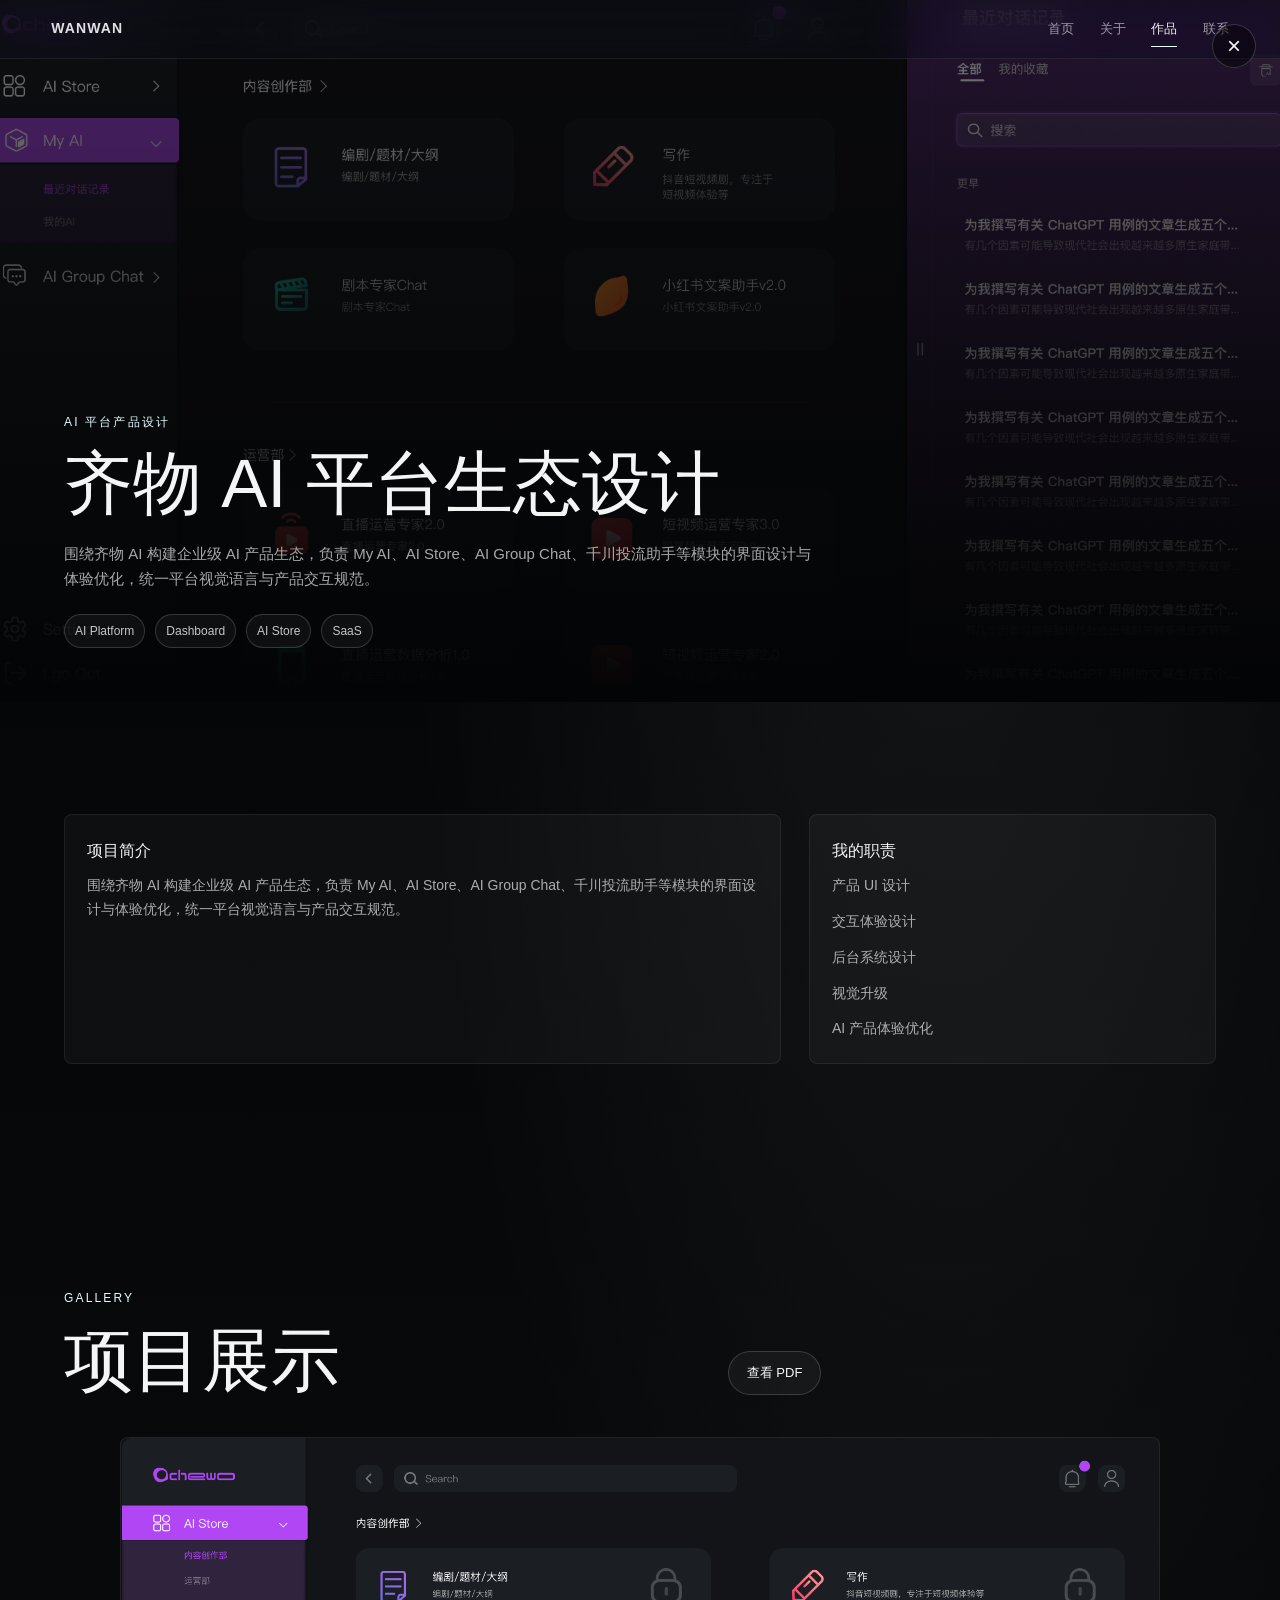
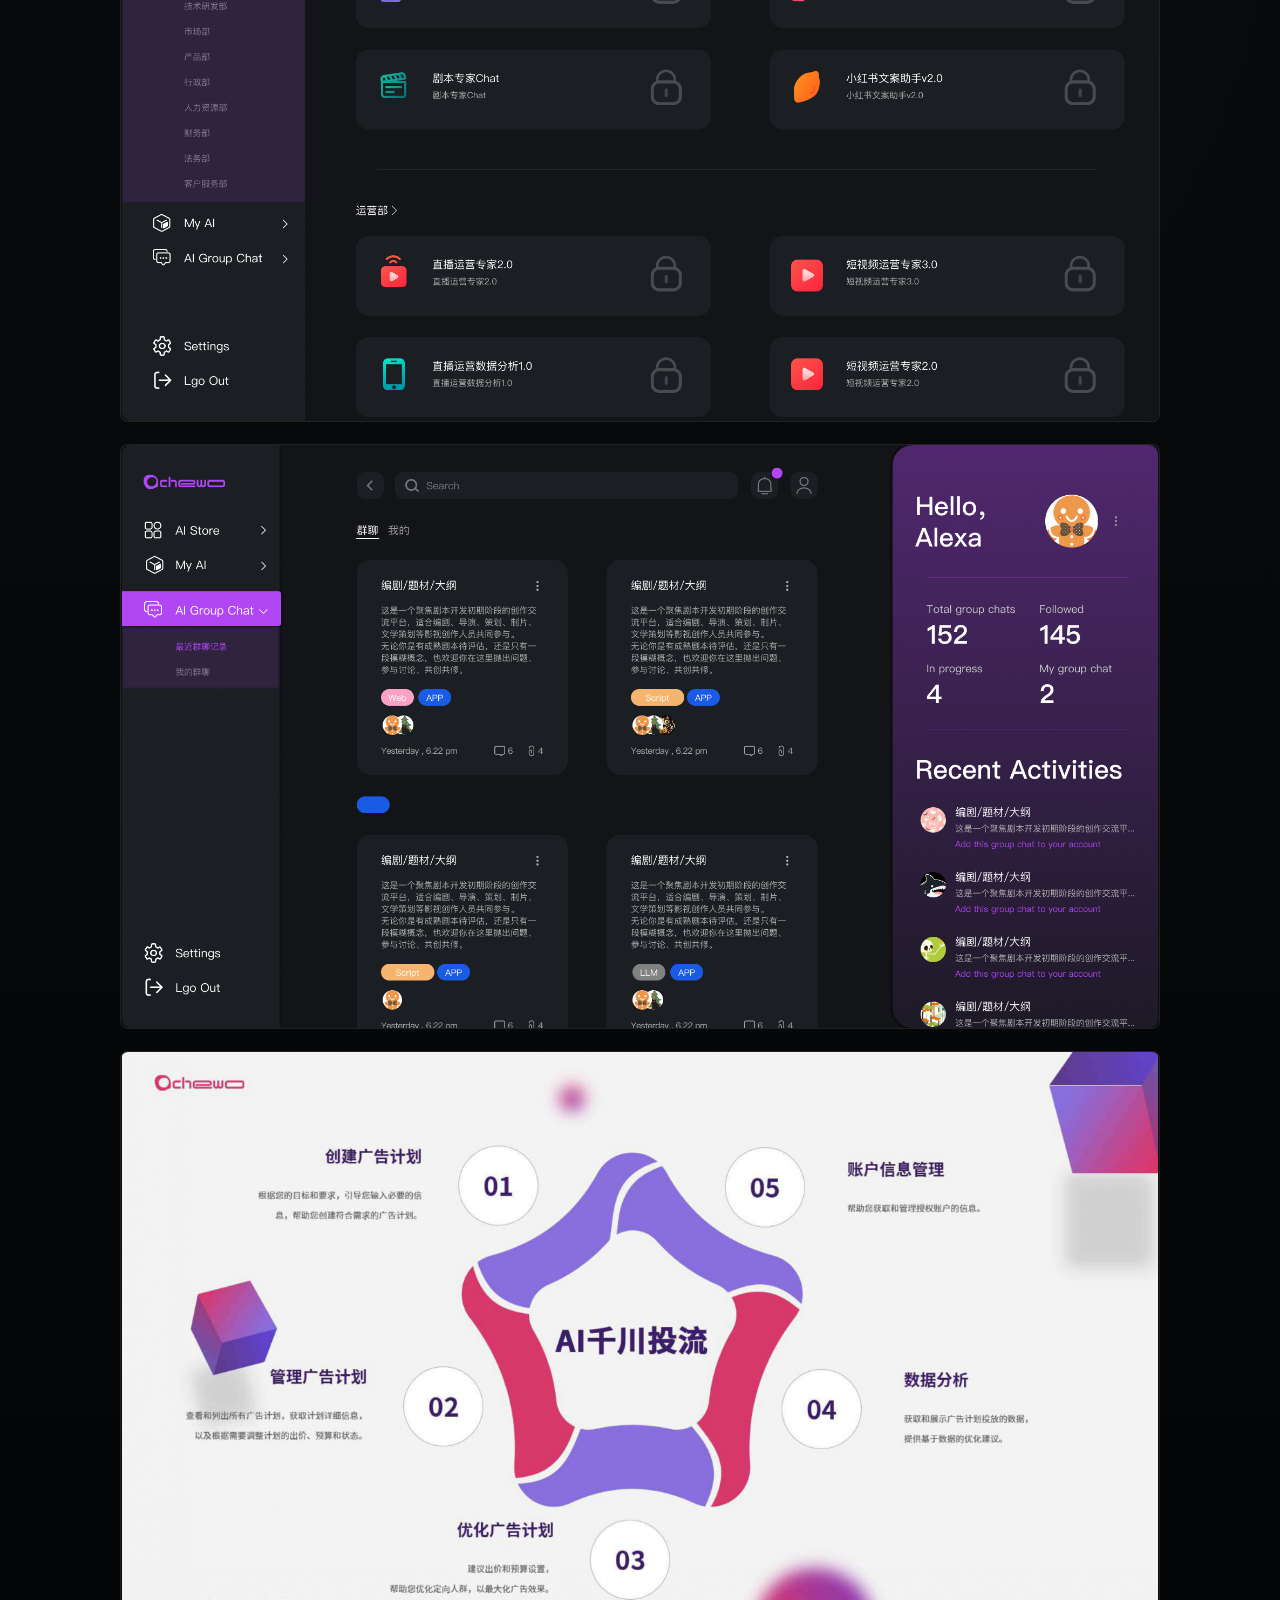
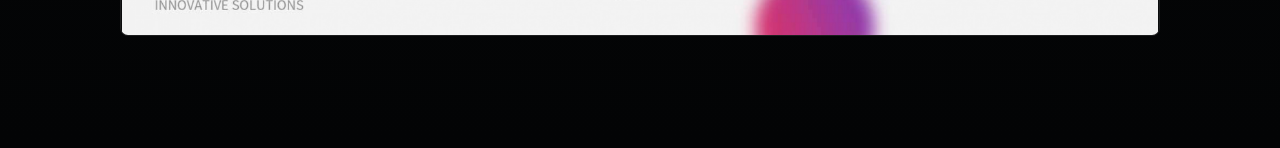
<file: projects/qiwu-ai-ecosystem.html>
<!doctype html>
<html lang="zh-CN">
<head>
  <meta charset="utf-8">
  <meta name="viewport" content="width=device-width, initial-scale=1">
  <title>齐物 AI 平台生态设计 | Wanwan</title>
  <link rel="stylesheet" href="../assets/styles.css">
</head>
<body>
  <header class="nav">
    <a class="brand" href="../index.html">Wanwan</a>
    <nav class="nav-links" aria-label="主导航">
      <a href="../index.html#home">首页</a>
      <a href="../about.html#about">关于</a>
      <a class="is-active" href="../works.html#works">作品</a>
      <a href="../contact.html#contact">联系</a>
    </nav>
  </header>

  <main>
    <section class="detail-hero reveal">
      <img src="../03-ai-projects/04_Qiwu_AI_Ecosystem_Design/cover.jpg.png" alt="齐物 AI 平台生态设计封面">
      <div class="detail-wrap">
        <p class="eyebrow">AI 平台产品设计</p>
        <h1 class="detail-title">齐物 AI 平台生态设计</h1>
        <p class="detail-subtitle">围绕齐物 AI 构建企业级 AI 产品生态，负责 My AI、AI Store、AI Group Chat、千川投流助手等模块的界面设计与体验优化，统一平台视觉语言与产品交互规范。</p>
        <div class="detail-meta">
          <span class="tag">AI Platform</span>
          <span class="tag">Dashboard</span>
          <span class="tag">AI Store</span>
          <span class="tag">SaaS</span>
        </div>
      </div>
    </section>

    <section class="detail-section">
      <div class="detail-wrap detail-grid">
        <article class="info-block reveal">
          <h2>项目简介</h2>
          <p>围绕齐物 AI 构建企业级 AI 产品生态，负责 My AI、AI Store、AI Group Chat、千川投流助手等模块的界面设计与体验优化，统一平台视觉语言与产品交互规范。</p>
        </article>
        <aside class="info-block reveal">
          <h2>我的职责</h2>
          <ul class="info-list">
            <li>产品 UI 设计</li>
            <li>交互体验设计</li>
            <li>后台系统设计</li>
            <li>视觉升级</li>
            <li>AI 产品体验优化</li>
          </ul>
        </aside>
      </div>
    </section>

    <section class="detail-section">
      <div class="detail-wrap">
        <div class="section-head reveal">
          <div>
            <p class="eyebrow">Gallery</p>
            <h2 class="section-title">项目展示</h2>
          </div>
          <div class="asset-links">
            <a class="button" href="../03-ai-projects/04_Qiwu_AI_Ecosystem_Design/齐物AI产品-SKU.pdf" target="_blank" rel="noreferrer">查看 PDF</a>
          </div>
        </div>
        <div class="gallery">
          <figure class="is-wide reveal"><img src="../03-ai-projects/04_Qiwu_AI_Ecosystem_Design/modules.jpg.png" alt="齐物 AI 模块展示"></figure>
          <figure class="reveal"><img src="../03-ai-projects/04_Qiwu_AI_Ecosystem_Design/groupchat.jpg.png" alt="AI Group Chat 展示"></figure>
          <figure class="reveal"><img src="../03-ai-projects/04_Qiwu_AI_Ecosystem_Design/qianchuan.jpg.jpg" alt="千川投流助手展示"></figure>
        </div>
      </div>
    </section>
  </main>
  <div class="noise" aria-hidden="true"></div>
  <script src="../assets/main.js"></script>
</body>
</html>
</file>
<file: assets/styles.css>
:root {
  --bg: #030405;
  --bg-soft: #090a0b;
  --panel: rgba(255, 255, 255, 0.032);
  --panel-strong: rgba(255, 255, 255, 0.06);
  --line: rgba(255, 255, 255, 0.16);
  --line-soft: rgba(255, 255, 255, 0.07);
  --text: #f4f6f6;
  --muted: rgba(244, 246, 246, 0.68);
  --faint: rgba(244, 246, 246, 0.42);
  --accent: #e5fbff;
  --accent-soft: rgba(229, 251, 255, 0.12);
  --max: 1180px;
  --radius: 8px;
  --mx: 0;
  --my: 0;
}

* {
  box-sizing: border-box;
}

* {
  scrollbar-width: auto;
}

*::-webkit-scrollbar {
  width: 18px;
  height: 18px;
  background: transparent;
}

*::-webkit-scrollbar-button {
  display: none;
  width: 0;
  height: 0;
}

*::-webkit-scrollbar-track,
*::-webkit-scrollbar-corner {
  background: transparent !important;
}

*::-webkit-scrollbar-thumb {
  border: 0;
  border-radius: 999px;
  background-color: transparent !important;
  background:
    url("data:image/svg+xml,%3Csvg width='36' height='36' viewBox='0 0 36 36' xmlns='http://www.w3.org/2000/svg'%3E%3Cfilter id='g' x='-80%25' y='-80%25' width='260%25' height='260%25'%3E%3CfeGaussianBlur stdDeviation='1.8' result='b'/%3E%3CfeMerge%3E%3CfeMergeNode in='b'/%3E%3CfeMergeNode in='SourceGraphic'/%3E%3C/feMerge%3E%3C/filter%3E%3Cpath filter='url(%23g)' d='M18 2C19.9 13.3 22.7 16.1 34 18C22.7 19.9 19.9 22.7 18 34C16.1 22.7 13.3 19.9 2 18C13.3 16.1 16.1 13.3 18 2Z' fill='white'/%3E%3C/svg%3E") center / 18px 18px no-repeat;
  box-shadow: none;
}

*::-webkit-scrollbar-thumb:hover {
  background-color: transparent !important;
  background:
    url("data:image/svg+xml,%3Csvg width='40' height='40' viewBox='0 0 40 40' xmlns='http://www.w3.org/2000/svg'%3E%3Cfilter id='g' x='-90%25' y='-90%25' width='280%25' height='280%25'%3E%3CfeGaussianBlur stdDeviation='2.4' result='b'/%3E%3CfeMerge%3E%3CfeMergeNode in='b'/%3E%3CfeMergeNode in='SourceGraphic'/%3E%3C/feMerge%3E%3C/filter%3E%3Cpath filter='url(%23g)' d='M20 2C22.1 14.7 25.3 17.9 38 20C25.3 22.1 22.1 25.3 20 38C17.9 25.3 14.7 22.1 2 20C14.7 17.9 17.9 14.7 20 2Z' fill='white'/%3E%3C/svg%3E") center / 22px 22px no-repeat;
  box-shadow: none;
}

html {
  background: var(--bg);
  overflow-x: hidden;
  scroll-behavior: smooth;
}

body {
  min-height: 100vh;
  margin: 0;
  overflow-x: hidden;
  color: var(--text);
  font-family: Inter, "PingFang SC", "Microsoft YaHei", Arial, sans-serif;
  line-height: 1.7;
  letter-spacing: 0;
  background:
    radial-gradient(ellipse at 74% 0%, rgba(229, 251, 255, 0.075), transparent 36rem),
    linear-gradient(180deg, #030405 0%, #090a0b 54%, #030405 100%);
  opacity: 0;
  transition: opacity 520ms ease;
}

body.is-ready {
  opacity: 1;
}

body.is-leaving {
  opacity: 0;
}

body.is-modal-open {
  overflow: hidden;
}

a {
  color: inherit;
  text-decoration: none;
}

img,
video {
  display: block;
  max-width: 100%;
}

.site-shell {
  min-height: 100vh;
  overflow: hidden;
}

.page-home .site-shell {
  position: relative;
  isolation: isolate;
  overflow: visible;
}

.page-home .site-shell::before,
.page-home .site-shell::after {
  position: fixed;
  inset: -18vmax;
  content: "";
  pointer-events: none;
}

.page-home .site-shell::before {
  z-index: -4;
  background-image:
    url("bg-home-01.png"),
    url("bg-home-02.png"),
    url("bg-home-03.png"),
    url("bg-home-04.jpg");
  background-size: cover, cover, cover, cover;
  background-position:
    calc(50% + var(--mx) * 36px) calc(50% + var(--my) * 26px),
    calc(42% + var(--mx) * -26px) calc(54% + var(--my) * -20px),
    calc(64% + var(--mx) * 22px) calc(46% + var(--my) * 16px),
    center;
  background-blend-mode: normal, screen, soft-light, multiply;
  opacity: 0.46;
  transform: scale(1.1);
  animation: home-fixed-breathe 22s ease-in-out infinite;
}

.page-home .site-shell::after {
  z-index: -3;
  background:
    radial-gradient(ellipse at calc(72% + var(--mx) * 5%) calc(58% + var(--my) * 3.5%), rgba(229, 251, 255, 0.12), transparent 34rem),
    linear-gradient(90deg, rgba(3, 4, 5, 0.58), rgba(3, 4, 5, 0.34) 50%, rgba(3, 4, 5, 0.62)),
    linear-gradient(180deg, rgba(3, 4, 5, 0.42), rgba(3, 4, 5, 0.54) 56%, rgba(3, 4, 5, 0.78) 100%);
  animation: home-fixed-light 24s ease-in-out infinite;
}

.nav {
  position: fixed;
  z-index: 40;
  top: 0;
  left: 0;
  right: 0;
  display: flex;
  align-items: center;
  justify-content: space-between;
  gap: 24px;
  padding: 14px clamp(18px, 4vw, 52px);
  color: rgba(255, 255, 255, 0.9);
  background:
    linear-gradient(180deg, rgba(12, 14, 22, 0.58), rgba(12, 14, 22, 0.42));
  border-bottom: 1px solid rgba(255, 255, 255, 0.08);
  backdrop-filter: saturate(180%) blur(22px);
}

.brand {
  font-size: 14px;
  font-weight: 600;
  letter-spacing: 0.08em;
  text-transform: uppercase;
  color: rgba(255, 255, 255, 0.88);
}

.nav-links {
  display: flex;
  align-items: center;
  gap: clamp(14px, 2vw, 28px);
  font-size: 13px;
  color: rgba(255, 255, 255, 0.58);
}

.nav-links a {
  position: relative;
  padding: 4px 0;
  transition: color 220ms ease;
}

.nav-links a::after {
  position: absolute;
  left: 0;
  right: 0;
  bottom: -3px;
  height: 1px;
  content: "";
  background: var(--accent);
  transform: scaleX(0);
  transform-origin: right;
  transition: transform 260ms ease;
}

.nav-links a:hover,
.nav-links a.is-active {
  color: rgba(255, 255, 255, 0.92);
}

.nav-links a:hover::after,
.nav-links a.is-active::after {
  transform: scaleX(1);
  transform-origin: left;
}

.hero {
  position: relative;
  display: grid;
  min-height: 100vh;
  align-items: end;
  padding: 150px clamp(20px, 5vw, 72px) 70px;
  overflow: hidden;
  isolation: isolate;
}

.hero::before {
  position: absolute;
  inset: 0;
  z-index: -4;
  content: "";
  background-image:
    url("bg-home-01.png"),
    url("bg-home-02.png"),
    url("bg-home-03.png"),
    url("bg-home-04.jpg");
  background-size: cover, cover, cover, cover;
  background-position:
    calc(50% + var(--mx) * 18px)
    calc(50% + var(--my) * 14px),
    calc(42% + var(--mx) * -10px)
    calc(54% + var(--my) * -8px),
    calc(64% + var(--mx) * 8px)
    calc(46% + var(--my) * 6px),
    center;
  background-blend-mode: normal, screen, soft-light, multiply;
  filter: none;
  opacity: 0.34;
  animation: breathe 14s ease-in-out infinite;
  transform: scale(1.04);
}

.page-home .hero::before {
  display: none;
}

.hero::after {
  position: absolute;
  inset: 0;
  z-index: -2;
  content: "";
  background:
    linear-gradient(90deg, rgba(3, 4, 5, 0.76), rgba(3, 4, 5, 0.58) 50%, rgba(3, 4, 5, 0.82)),
    linear-gradient(180deg, rgba(3, 4, 5, 0.58), rgba(3, 4, 5, 0.76) 60%, rgba(3, 4, 5, 0.94) 100%);
}

.page-home .hero::after {
  display: none;
}

.breath-light {
  position: absolute;
  inset: 0;
  z-index: -1;
  width: auto;
  height: auto;
  pointer-events: none;
  background:
    linear-gradient(118deg, transparent 0%, transparent 38%, rgba(255, 255, 255, 0.09) 52%, transparent 68%),
    radial-gradient(ellipse at 70% 64%, rgba(229, 251, 255, 0.1), transparent 34rem);
  filter: none;
  opacity: 0.28;
  transform: translate(calc(var(--mx) * -12px), calc(var(--my) * -10px));
  animation: light-breathe 12s ease-in-out infinite;
}

.page-home .breath-light {
  display: none;
}

.noise {
  position: absolute;
  inset: 0;
  z-index: 60;
  pointer-events: none;
  opacity: 0.025;
  mix-blend-mode: normal;
  background-image:
    linear-gradient(rgba(255, 255, 255, 0.04) 1px, transparent 1px),
    linear-gradient(90deg, rgba(255, 255, 255, 0.035) 1px, transparent 1px);
  background-size: 3px 3px;
}

.project-modal {
  position: fixed;
  inset: 0;
  z-index: 80;
  display: grid;
  place-items: center;
  padding: clamp(14px, 2.4vw, 28px);
  background: rgba(3, 4, 5, 0.74);
  backdrop-filter: none;
  opacity: 0;
  pointer-events: none;
  transition: opacity 260ms ease;
}

.project-modal.is-open {
  opacity: 1;
  pointer-events: auto;
}

.brand-modal {
  position: fixed;
  inset: 0;
  z-index: 80;
  display: grid;
  padding: clamp(18px, 3vw, 36px);
  overflow-y: auto;
  overflow-x: hidden;
  background: rgba(3, 4, 5, 0.76);
  opacity: 0;
  pointer-events: none;
  backdrop-filter: none;
  transition: opacity 260ms ease;
}

.brand-modal.is-open {
  opacity: 1;
  pointer-events: auto;
}

.brand-modal-frame {
  width: min(100%, 980px);
  margin: auto;
  border: 1px solid rgba(255, 255, 255, 0.12);
  border-radius: 10px;
  padding: clamp(22px, 4vw, 46px);
  background:
    radial-gradient(ellipse at 12% 8%, rgba(123, 222, 235, 0.12), transparent 32rem),
    rgba(11, 14, 17, 0.86);
  box-shadow: 0 24px 78px rgba(0, 0, 0, 0.44);
}

.brand-modal-head {
  display: block;
  width: min(100%, 760px);
  margin-left: auto;
  margin-right: auto;
  margin-bottom: clamp(24px, 4vw, 44px);
}

.brand-modal-head span {
  display: block;
  margin-bottom: 12px;
  color: var(--accent);
  font-size: 12px;
  letter-spacing: 0.16em;
  text-transform: uppercase;
}

.brand-modal-head h2 {
  margin: 0;
  color: #fff;
  font-size: clamp(30px, 4.2vw, 56px);
  font-weight: 440;
  line-height: 1.08;
}

.brand-modal-head p {
  max-width: 620px;
  margin: 18px 0 0;
  color: rgba(255, 255, 255, 0.68);
  line-height: 1.75;
}

.brand-modal-gallery {
  display: grid;
  width: min(100%, 760px);
  grid-template-columns: repeat(6, minmax(0, 1fr));
  grid-auto-flow: dense;
  gap: 22px;
  margin: 0 auto;
}

.brand-modal-gallery figure {
  grid-column: span 3;
  aspect-ratio: 4 / 3;
  overflow: hidden;
  margin: 0;
  border: 0;
  border-radius: 8px;
  background: transparent;
  box-shadow: none;
}

.brand-modal-gallery figure.is-ingredient-series {
  grid-column: span 2;
  aspect-ratio: 3 / 4;
  align-self: stretch;
  background: transparent;
}

.brand-modal-gallery figure.is-logo-wide {
  grid-column: 1 / -1;
  aspect-ratio: 16 / 5;
}

.brand-modal-gallery figure.is-logo-round {
  grid-column: span 3;
  aspect-ratio: 1 / 1;
}

.brand-modal-gallery figure.is-square-feature {
  grid-column: 1 / -1;
  aspect-ratio: 1 / 1;
}

.brand-modal-gallery figure.is-copy-poster {
  grid-column: span 2;
  aspect-ratio: 3 / 4;
}

.brand-modal-gallery figure.is-welcome-poster {
  grid-column: span 3;
  aspect-ratio: 3 / 4;
}

.brand-modal-gallery figure.is-pair-media {
  grid-column: span 3;
  aspect-ratio: 4 / 3;
  align-self: stretch;
}

.brand-modal-gallery img {
  display: block;
  width: 100%;
  height: 100%;
  object-fit: contain;
}

.brand-modal-gallery figure.is-ingredient-series img {
  height: 100%;
  object-fit: contain;
  transform: scale(1.16);
}

.brand-modal-gallery figure.is-logo-wide img,
.brand-modal-gallery figure.is-logo-round img,
.brand-modal-gallery figure.is-square-feature img,
.brand-modal-gallery figure.is-copy-poster img,
.brand-modal-gallery figure.is-welcome-poster img {
  height: 100%;
  object-fit: contain;
}

.brand-modal-gallery figure.is-pair-media img {
  height: 100%;
  object-fit: contain;
}

.brand-modal[data-brand-project="fushou"] .brand-modal-gallery,
.brand-modal[data-brand-project="orbit"] .brand-modal-gallery {
  width: min(100%, 860px);
  grid-template-columns: 1fr;
  gap: clamp(22px, 4vw, 44px);
}

.brand-modal[data-brand-project="fushou"] .brand-modal-gallery figure,
.brand-modal[data-brand-project="fushou"] .brand-modal-gallery figure.is-pair-media,
.brand-modal[data-brand-project="orbit"] .brand-modal-gallery figure,
.brand-modal[data-brand-project="orbit"] .brand-modal-gallery figure.is-pair-media {
  grid-column: 1 / -1;
  aspect-ratio: auto;
  overflow: visible;
}

.brand-modal[data-brand-project="fushou"] .brand-modal-gallery img,
.brand-modal[data-brand-project="fushou"] .brand-modal-gallery figure.is-pair-media img,
.brand-modal[data-brand-project="orbit"] .brand-modal-gallery img,
.brand-modal[data-brand-project="orbit"] .brand-modal-gallery figure.is-pair-media img {
  width: 100%;
  height: auto;
  object-fit: contain;
  transform: none;
}

.brand-modal[data-brand-project="tianbianke"] .brand-modal-gallery {
  width: min(100%, 860px);
  grid-template-columns: repeat(6, minmax(0, 1fr));
  gap: clamp(18px, 3vw, 30px);
}

.brand-modal[data-brand-project="tianbianke"] .brand-modal-gallery figure {
  width: 100%;
}

.brand-modal[data-brand-project="tianbianke"] .brand-modal-gallery img {
  width: 100%;
  height: 100%;
  object-fit: contain;
}

.brand-modal[data-brand-project="tianbianke"] .brand-modal-gallery figure.is-ingredient-series img {
  transform: none;
}

.brand-modal[data-brand-project="flower"] .brand-modal-gallery {
  width: min(100%, 860px);
  grid-template-columns: repeat(6, minmax(0, 1fr));
  gap: clamp(18px, 3vw, 30px);
}

.brand-modal[data-brand-project="flower"] .brand-modal-gallery figure {
  grid-column: span 3;
  width: 100%;
  aspect-ratio: auto;
  overflow: visible;
}

.brand-modal[data-brand-project="flower"] .brand-modal-gallery figure.is-flower-cover {
  grid-column: 1 / -1;
}

.brand-modal[data-brand-project="flower"] .brand-modal-gallery img {
  width: 100%;
  height: auto;
  object-fit: contain;
}

.brand-modal[data-brand-project="ancient-city"] .brand-modal-frame {
  width: min(100%, 1180px);
  overflow: hidden;
}

.brand-modal[data-brand-project="ancient-city"] .brand-modal-gallery {
  display: flex;
  width: 100%;
  max-width: 100%;
  gap: 0;
  overflow-x: auto;
  overflow-y: hidden;
  overscroll-behavior-x: contain;
  scroll-snap-type: x proximity;
  padding-bottom: 0;
  scrollbar-width: none;
}

.brand-modal[data-brand-project="ancient-city"] .brand-modal-gallery::-webkit-scrollbar {
  width: 0;
  height: 0;
  display: none;
}

.brand-modal-scrollbar {
  display: none;
  margin: -8px 0 18px;
}

.brand-modal[data-brand-project="ancient-city"] .brand-modal-scrollbar {
  display: block;
}

.brand-modal[data-brand-project="ancient-city"] .brand-modal-scrollbar.is-hidden {
  display: none;
}

.brand-modal[data-brand-project="ancient-city"] .brand-modal-gallery figure {
  flex: 0 0 clamp(1280px, 150vw, 2200px);
  width: clamp(1280px, 150vw, 2200px);
  max-width: none;
  aspect-ratio: auto;
  overflow: visible;
  scroll-snap-align: start;
}

.brand-modal[data-brand-project="ancient-city"] .brand-modal-gallery img {
  width: 100%;
  height: auto;
  max-width: none;
  object-fit: contain;
}

.brand-modal-close {
  position: fixed;
  top: 28px;
  right: 28px;
  z-index: 82;
  width: 46px;
  height: 46px;
  border: 1px solid rgba(255, 255, 255, 0.18);
  border-radius: 999px;
  color: #fff;
  background: rgba(3, 4, 5, 0.46);
  font-size: 30px;
  line-height: 1;
  cursor: pointer;
  backdrop-filter: none;
}

.project-modal-frame {
  position: relative;
  overflow: hidden;
  width: min(1180px, 100%);
  height: min(88vh, 820px);
  border: 1px solid rgba(255, 255, 255, 0.16);
  border-radius: 8px;
  background: #030405;
  box-shadow: 0 30px 110px rgba(0, 0, 0, 0.56);
  transform: translateY(16px) scale(0.985);
  transition: transform 300ms ease;
}

.project-modal.is-open .project-modal-frame {
  transform: translateY(0) scale(1);
}

.project-modal iframe {
  width: 100%;
  height: 100%;
  border: 0;
  background: #030405;
}

.modal-close,
.detail-close {
  position: fixed;
  z-index: 90;
  top: 24px;
  right: 24px;
  display: grid;
  width: 44px;
  height: 44px;
  place-items: center;
  border: 1px solid rgba(255, 255, 255, 0.18);
  border-radius: 999px;
  color: var(--text);
  font-size: 24px;
  line-height: 1;
  background: rgba(3, 4, 5, 0.48);
  backdrop-filter: none;
  cursor: pointer;
  transition: transform 220ms ease, background 220ms ease, border-color 220ms ease;
}

.modal-close:hover,
.detail-close:hover {
  border-color: rgba(229, 251, 255, 0.42);
  background: rgba(229, 251, 255, 0.1);
  transform: translateY(-2px);
}

body.is-project-modal .nav {
  display: none;
}

body.is-project-modal .detail-hero {
  min-height: 68vh;
  padding-top: 72px;
}

body.is-project-modal .detail-section {
  padding-top: 56px;
  padding-bottom: 56px;
}

.works-shell {
  position: relative;
  overflow: visible;
  isolation: isolate;
}

.works-shell::before {
  position: fixed;
  inset: -18vmax;
  z-index: -3;
  content: "";
  pointer-events: none;
  background-image:
    url("bg-home-02.png"),
    url("bg-home-01.png"),
    url("bg-home-03.png"),
    url("bg-home-04.jpg");
  background-size: cover, cover, cover, cover;
  background-position:
    calc(50% + var(--mx) * 36px) calc(50% + var(--my) * 26px),
    calc(42% + var(--mx) * -26px) calc(54% + var(--my) * -20px),
    calc(64% + var(--mx) * 22px) calc(46% + var(--my) * 16px),
    center;
  background-blend-mode: normal, screen, soft-light, multiply;
  filter: none;
  opacity: 0.46;
  transform: scale(1.1);
  animation: home-fixed-breathe 22s ease-in-out infinite;
}

.works-shell::after {
  position: fixed;
  inset: -18vmax;
  z-index: -2;
  content: "";
  pointer-events: none;
  background:
    radial-gradient(ellipse at calc(72% + var(--mx) * 5%) calc(58% + var(--my) * 3.5%), rgba(229, 251, 255, 0.12), transparent 34rem),
    linear-gradient(90deg, rgba(3, 4, 5, 0.58), rgba(3, 4, 5, 0.34) 50%, rgba(3, 4, 5, 0.62)),
    linear-gradient(180deg, rgba(3, 4, 5, 0.42), rgba(3, 4, 5, 0.54) 56%, rgba(3, 4, 5, 0.78) 100%);
  animation: home-fixed-light 24s ease-in-out infinite;
}

.works-hero,
.works-zone {
  position: relative;
  width: min(100%, var(--max));
  margin: 0 auto;
  padding: clamp(110px, 14vw, 170px) clamp(20px, 5vw, 72px);
}

.works-hero {
  min-height: 100vh;
  display: grid;
  align-content: center;
}

.works-hero h1,
.works-zone-head h2 {
  max-width: 980px;
  margin: 0;
  font-size: clamp(48px, 8vw, 118px);
  font-weight: 440;
  line-height: 0.96;
}

.works-hero > p:not(.eyebrow),
.works-zone-head > p:not(.eyebrow) {
  max-width: 720px;
  margin: 28px 0 0;
  color: rgba(244, 246, 246, 0.72);
  font-size: clamp(16px, 2vw, 20px);
}

.works-anchor-nav {
  display: grid;
  grid-template-columns: repeat(3, minmax(0, 1fr));
  gap: 14px;
  margin-top: 42px;
  max-width: 980px;
}

.works-anchor-nav a {
  border: 1px solid rgba(255, 255, 255, 0.16);
  border-radius: 8px;
  padding: 18px;
  color: rgba(255, 255, 255, 0.78);
  background: rgba(255, 255, 255, 0.045);
  backdrop-filter: none;
  transition: transform 220ms ease, background 220ms ease, border-color 220ms ease;
}

.works-anchor-nav strong {
  display: block;
  color: rgba(255, 255, 255, 0.94);
  font-size: 18px;
  font-weight: 520;
}

.works-anchor-nav span {
  display: block;
  margin-top: 10px;
  color: rgba(255, 255, 255, 0.58);
  font-size: 13px;
  line-height: 1.55;
}

.works-anchor-nav a:hover,
.works-anchor-nav a.is-active {
  border-color: rgba(229, 251, 255, 0.4);
  background: rgba(229, 251, 255, 0.1);
  transform: translateY(-2px);
}

.works-zone {
  display: none;
  min-height: 100vh;
}

.works-zone.is-active {
  display: block;
}

.works-zone::before {
  position: absolute;
  inset: 0 clamp(20px, 5vw, 72px);
  z-index: -1;
  content: "";
  pointer-events: none;
  border-top: 1px solid rgba(255, 255, 255, 0.08);
}

.works-zone-head {
  display: block;
  max-width: 760px;
  margin-bottom: clamp(44px, 7vw, 78px);
}

.works-zone-head h2 {
  max-width: 720px;
  font-size: clamp(38px, 6vw, 72px);
  line-height: 1.08;
}

.works-zone-head > p:not(.eyebrow) {
  max-width: 680px;
  margin-top: 22px;
  font-size: clamp(15px, 1.6vw, 18px);
  line-height: 1.9;
}

.ai-showcase-grid {
  display: grid;
  width: min(100%, 760px);
  grid-template-columns: 1fr;
  gap: 22px;
  margin: 0 auto;
}

.ai-work-card {
  position: relative;
  min-height: 440px;
  overflow: hidden;
  border: 1px solid rgba(229, 251, 255, 0.16);
  border-radius: 8px;
  padding: 24px;
  display: flex;
  flex-direction: column;
  justify-content: flex-end;
  background: rgba(4, 8, 12, 0.42);
  box-shadow: 0 18px 44px rgba(0, 0, 0, 0.24);
  transition: transform 320ms ease, border-color 320ms ease, box-shadow 320ms ease;
}

.ai-work-card:nth-child(1),
.ai-work-card:nth-child(4) {
  grid-column: auto;
}

.ai-work-card:nth-child(2),
.ai-work-card:nth-child(3),
.ai-work-card:nth-child(5) {
  grid-column: auto;
}

.ai-work-card img {
  position: absolute;
  inset: 0;
  z-index: -2;
  width: 100%;
  height: 100%;
  object-fit: cover;
  filter: brightness(1.08) saturate(1.02);
  opacity: 0.82;
  transition: transform 460ms ease, opacity 260ms ease;
}

.ai-work-card::after {
  position: absolute;
  inset: 0;
  z-index: -1;
  content: "";
  background:
    linear-gradient(180deg, rgba(3, 4, 5, 0.1), rgba(3, 4, 5, 0.2) 44%, rgba(3, 4, 5, 0.72) 100%),
    radial-gradient(ellipse at 85% 12%, rgba(119, 231, 255, 0.08), transparent 18rem);
}

.ai-work-card span {
  color: var(--accent);
  font-size: 12px;
  letter-spacing: 0.12em;
  text-transform: uppercase;
}

.ai-work-card h3 {
  margin: 10px 0 0;
  font-size: clamp(26px, 3vw, 44px);
  font-weight: 460;
  line-height: 1.08;
}

.ai-work-card:hover {
  border-color: rgba(229, 251, 255, 0.44);
  box-shadow: 0 22px 60px rgba(0, 0, 0, 0.34);
  transform: translateY(-8px);
}

.ai-work-card:hover img {
  opacity: 0.94;
  transform: scale(1.045);
}

.works-brand,
.works-gallery {
  max-width: none;
  width: 100%;
}

.works-brand .works-zone-head,
.works-gallery .works-zone-head,
.brand-project-grid,
.gallery-waterfall {
  width: min(100%, var(--max));
  margin-left: auto;
  margin-right: auto;
}

.brand-project-grid {
  display: grid;
  max-width: 760px;
  grid-template-columns: 1fr;
  gap: 22px;
}

.brand-project-card {
  position: relative;
  display: flex;
  min-height: 430px;
  grid-column: auto;
  flex-direction: column;
  justify-content: flex-end;
  overflow: hidden;
  border: 1px solid rgba(255, 255, 255, 0.12);
  border-radius: 8px;
  padding: 24px;
  color: inherit;
  text-align: left;
  background: rgba(4, 8, 12, 0.7);
  box-shadow: 0 18px 44px rgba(0, 0, 0, 0.24);
  cursor: pointer;
  transition: transform 320ms ease, border-color 320ms ease, box-shadow 320ms ease;
}

.brand-project-card:nth-child(2),
.brand-project-card:nth-child(3) {
  grid-column: auto;
}

.brand-project-card img {
  position: absolute;
  inset: 0;
  z-index: -2;
  width: 100%;
  height: 100%;
  object-fit: cover;
  filter: none;
  opacity: 0.5;
  transition: transform 460ms ease, opacity 260ms ease;
}

.brand-project-card::after {
  position: absolute;
  inset: 0;
  z-index: -1;
  content: "";
  pointer-events: none;
  background:
    linear-gradient(180deg, rgba(3, 4, 5, 0.68), rgba(3, 4, 5, 0.74) 42%, rgba(3, 4, 5, 0.94)),
    radial-gradient(ellipse at 12% 18%, rgba(229, 251, 255, 0.08), transparent 18rem);
}

.brand-project-card span {
  color: rgba(229, 251, 255, 0.68);
  font-size: 12px;
  letter-spacing: 0.14em;
  text-transform: uppercase;
}

.brand-project-card h3 {
  max-width: 540px;
  margin: 12px 0 0;
  color: rgba(255, 255, 255, 0.92);
  font-size: clamp(26px, 3.3vw, 48px);
  font-weight: 460;
  line-height: 1.08;
}

.brand-project-card p {
  max-width: 440px;
  margin: 14px 0 0;
  color: rgba(255, 255, 255, 0.7);
  font-size: 14px;
  line-height: 1.7;
}

.brand-project-card:hover {
  border-color: rgba(229, 251, 255, 0.38);
  box-shadow: 0 22px 60px rgba(0, 0, 0, 0.34);
  transform: translateY(-8px);
}

.brand-project-card:hover img {
  opacity: 0.68;
  transform: scale(1.04);
}

.works-gallery {
  padding-bottom: 170px;
}

.gallery-project-stack {
  display: grid;
  width: min(100%, var(--max));
  gap: clamp(68px, 8vw, 116px);
  margin: 0 auto;
}

.gallery-project-row {
  display: grid;
  grid-template-columns: 1fr;
  gap: clamp(24px, 3vw, 40px);
  align-items: start;
  min-height: 0;
}

.gallery-project-head {
  position: static;
  display: grid;
  grid-template-columns: minmax(0, 0.7fr) minmax(220px, 0.34fr);
  gap: clamp(18px, 3vw, 42px);
  align-items: end;
  width: 100%;
  padding-top: 0;
}

.gallery-project-head h3 {
  margin: 0;
  max-width: 720px;
  font-size: 28px;
  font-weight: 400;
  line-height: 1;
  overflow-wrap: anywhere;
}

.gallery-project-head p {
  max-width: 420px;
  margin: 0;
  color: rgba(255, 255, 255, 0.66);
  font-size: clamp(14px, 1.4vw, 17px);
  line-height: 1.65;
}

.gallery-project-link {
  display: inline-flex;
  width: fit-content;
  min-height: 0;
  align-items: center;
  border: 0;
  border-bottom: 1px solid rgba(229, 251, 255, 0.34);
  border-radius: 0;
  margin-top: 14px;
  padding: 0 0 3px;
  color: rgba(229, 251, 255, 0.86);
  font-size: 11px;
  letter-spacing: 0.12em;
  text-transform: uppercase;
  background: transparent;
  transition: color 220ms ease, border-color 220ms ease, transform 220ms ease;
}

.gallery-project-link:hover {
  border-color: rgba(229, 251, 255, 0.72);
  color: rgba(255, 255, 255, 0.96);
  transform: translateY(-1px);
}

.gallery-strip {
  display: flex;
  gap: clamp(14px, 1.6vw, 24px);
  align-items: flex-start;
  overflow-x: auto;
  overflow-y: hidden;
  overscroll-behavior-x: contain;
  scroll-snap-type: x proximity;
  padding: 0;
  scrollbar-width: none;
  touch-action: pan-x pan-y;
}

.gallery-strip::-webkit-scrollbar {
  width: 0;
  height: 0;
  display: none;
}

.gallery-scrollbar {
  --thumb-x: 0px;
  position: relative;
  width: min(360px, 44vw);
  height: 30px;
  margin-top: -10px;
  margin-bottom: -12px;
  cursor: pointer;
  touch-action: none;
}

.gallery-scrollbar.is-hidden {
  display: none;
}

.gallery-scrollbar-track {
  position: absolute;
  left: 4px;
  right: 4px;
  top: 50%;
  height: 1px;
  border-radius: 999px;
  background: rgba(255, 255, 255, 0.08);
  transform: translateY(-50%);
}

.gallery-scrollbar-thumb {
  position: absolute;
  left: var(--thumb-x);
  top: 50%;
  width: 28px;
  height: 28px;
  border: 0;
  border-radius: 50%;
  background:
    url("data:image/svg+xml,%3Csvg width='44' height='44' viewBox='0 0 44 44' xmlns='http://www.w3.org/2000/svg'%3E%3Cfilter id='g' x='-90%25' y='-90%25' width='280%25' height='280%25'%3E%3CfeGaussianBlur stdDeviation='2.6' result='b'/%3E%3CfeMerge%3E%3CfeMergeNode in='b'/%3E%3CfeMergeNode in='SourceGraphic'/%3E%3C/feMerge%3E%3C/filter%3E%3Cpath filter='url(%23g)' d='M22 2C24.3 16.2 27.8 19.7 42 22C27.8 24.3 24.3 27.8 22 42C19.7 27.8 16.2 24.3 2 22C16.2 19.7 19.7 16.2 22 2Z' fill='white'/%3E%3C/svg%3E") center / 26px 26px no-repeat;
  box-shadow: none;
  transform: translateY(-50%);
}

.gallery-scrollbar-thumb::after {
  content: "";
  position: absolute;
  inset: 7px;
  border-radius: 999px;
}

.gallery-project-row:first-child .gallery-strip,
.gallery-project-row:first-child .gallery-strip-item {
  align-items: flex-start;
  align-self: flex-start;
}

.gallery-strip-item {
  position: relative;
  flex: 0 0 clamp(240px, 23vw, 340px);
  max-height: clamp(300px, 42vw, 560px);
  overflow: hidden;
  margin: 0;
  border: 0;
  border-radius: 8px;
  background: transparent;
  scroll-snap-align: start;
  align-self: flex-start;
  box-shadow: none;
  transition: max-height 460ms ease;
  line-height: 0;
}

.gallery-strip-item:nth-child(1),
.gallery-strip-item:nth-child(5) {
  flex-basis: clamp(260px, 24vw, 360px);
}

.gallery-strip-item:nth-child(2) {
  flex-basis: clamp(260px, 24vw, 360px);
}

.gallery-strip-item:nth-child(3),
.gallery-strip-item:nth-child(6) {
  flex-basis: clamp(270px, 27vw, 430px);
}

.gallery-strip-item:nth-child(4),
.gallery-strip-item:nth-child(8) {
  flex-basis: clamp(260px, 24vw, 380px);
}

.gallery-strip-item:nth-child(7) {
  flex-basis: clamp(360px, 42vw, 620px);
}

.gallery-strip-item.is-large {
  flex-basis: clamp(320px, 38vw, 560px);
}

.gallery-strip-item.is-video {
  display: block;
  flex-basis: clamp(250px, 24vw, 360px);
}

.gallery-project-row.is-ai-gallery .gallery-strip-item {
  max-height: none;
  overflow: visible;
}

.gallery-strip-item.is-collapsible {
  overflow-x: hidden;
  overflow-y: auto;
  overscroll-behavior: contain;
  cursor: default;
}

.gallery-strip-item img,
.gallery-strip-item video {
  width: 100%;
  height: auto;
  object-fit: contain;
  filter: brightness(0.94) saturate(0.96);
  transition: transform 520ms ease, filter 260ms ease;
}

.gallery-strip-item video {
  display: block;
  margin: 0;
  aspect-ratio: 9 / 14;
  object-fit: contain;
  object-position: top center;
}

.gallery-strip-item:hover img,
.gallery-strip-item:hover video {
  filter: brightness(1) saturate(1);
  transform: scale(1.01);
}

.gallery-waterfall {
  display: grid;
  max-width: 760px;
  grid-auto-flow: row;
  grid-auto-rows: auto;
  grid-template-columns: 1fr;
  gap: 22px;
}

.gallery-piece {
  position: relative;
  grid-column: auto;
  grid-row: auto;
  overflow: hidden;
  margin: 0;
  aspect-ratio: 16 / 10;
  border-radius: 8px;
  background: rgba(255, 255, 255, 0.03);
  box-shadow: 0 16px 42px rgba(0, 0, 0, 0.2);
}

.gallery-piece.is-hero {
  grid-column: auto;
  grid-row: auto;
  aspect-ratio: 4 / 3;
}

.gallery-piece.is-wide {
  grid-column: auto;
  grid-row: auto;
  aspect-ratio: 16 / 9;
}

.gallery-piece.is-tall {
  grid-column: auto;
  grid-row: auto;
  aspect-ratio: 4 / 5;
}

.gallery-piece img,
.gallery-piece video {
  display: block;
  width: 100%;
  height: 100%;
  object-fit: cover;
  filter: none;
  opacity: 0.82;
  transition: transform 460ms ease, opacity 260ms ease;
}

.gallery-piece::after {
  position: absolute;
  inset: 0;
  content: "";
  pointer-events: none;
  background:
    linear-gradient(180deg, rgba(3, 4, 5, 0.42), rgba(3, 4, 5, 0.54) 56%, rgba(3, 4, 5, 0.7));
  opacity: 1;
  transition: opacity 320ms ease;
}

.gallery-piece figcaption {
  position: absolute;
  left: 18px;
  bottom: 18px;
  z-index: 1;
  color: rgba(255, 255, 255, 0.86);
  font-size: 12px;
  letter-spacing: 0.12em;
  text-transform: uppercase;
}

.gallery-piece:hover img,
.gallery-piece:hover video {
  opacity: 1;
  transform: scale(1.028);
}

.gallery-piece:hover::after {
  opacity: 0.88;
}

.exhibition-grid {
  display: grid;
  grid-template-columns: repeat(12, minmax(0, 1fr));
  gap: 18px;
  align-items: end;
}

.gallery-cluster {
  width: min(100%, var(--max));
  margin: clamp(56px, 8vw, 96px) auto 22px;
}

.gallery-cluster span {
  color: var(--accent);
  font-size: 12px;
  letter-spacing: 0.16em;
  text-transform: uppercase;
}

.gallery-cluster h3 {
  margin: 8px 0 0;
  font-size: clamp(28px, 4vw, 56px);
  font-weight: 440;
  line-height: 1.04;
}

.exhibition-grid figure {
  overflow: hidden;
  grid-column: span 4;
  margin: 0;
  border: 1px solid rgba(255, 255, 255, 0.1);
  border-radius: 8px;
  background: rgba(255, 255, 255, 0.035);
}

.exhibition-grid figure.is-large {
  grid-column: span 6;
}

.exhibition-grid figure.is-wide {
  grid-column: span 8;
}

.exhibition-grid img,
.exhibition-grid video {
  width: 100%;
  height: 100%;
  max-height: 620px;
  object-fit: cover;
  filter: brightness(0.82) saturate(0.82);
  transition: transform 700ms ease, filter 320ms ease;
}

.exhibition-grid figure:hover img,
.exhibition-grid figure:hover video {
  filter: brightness(0.94) saturate(0.92);
  transform: scale(1.025);
}

.gallery-ai-generated figure:nth-child(2),
.gallery-ai-generated figure:nth-child(5) {
  grid-column: span 5;
}

.gallery-web-archive figure:nth-child(4) {
  grid-column: span 6;
}

.hero-inner,
.section-inner,
.page-head,
.detail-wrap {
  width: min(100%, var(--max));
  margin: 0 auto;
}

.hero-kicker,
.eyebrow {
  margin: 0 0 16px;
  color: var(--accent);
  font-size: 12px;
  letter-spacing: 0.18em;
  text-transform: uppercase;
}

.hero h1 {
  max-width: 780px;
  margin: 0;
  font-size: clamp(54px, 9vw, 122px);
  font-weight: 460;
  line-height: 0.94;
}

.hero-copy {
  max-width: 580px;
  margin: 28px 0 0;
  color: rgba(255, 255, 255, 0.74);
  font-size: clamp(16px, 2vw, 19px);
}

.hero-actions,
.section-actions {
  display: flex;
  flex-wrap: wrap;
  gap: 12px;
  margin-top: 34px;
}

.button {
  display: inline-flex;
  min-height: 44px;
  align-items: center;
  justify-content: center;
  border: 1px solid var(--line);
  border-radius: 999px;
  padding: 10px 18px;
  color: var(--text);
  font-size: 13px;
  background: rgba(255, 255, 255, 0.045);
  backdrop-filter: none;
  transition: transform 220ms ease, border-color 220ms ease, background 220ms ease;
}

.button:hover {
  border-color: rgba(229, 251, 255, 0.42);
  background: rgba(229, 251, 255, 0.1);
  transform: translateY(-2px);
}

.button.is-quiet {
  background: transparent;
}

.section {
  padding: clamp(72px, 10vw, 128px) clamp(20px, 5vw, 72px);
}

.section + .section {
  border-top: 1px solid var(--line-soft);
}

.section-head {
  display: grid;
  grid-template-columns: minmax(0, 0.9fr) minmax(260px, 0.7fr);
  gap: 36px;
  align-items: end;
  margin-bottom: 42px;
}

.section-title,
.page-title,
.detail-title {
  margin: 0;
  font-size: clamp(34px, 5.4vw, 72px);
  font-weight: 430;
  line-height: 1.02;
}

.section-note,
.page-subtitle,
.detail-subtitle {
  margin: 0;
  color: var(--muted);
  font-size: 15px;
}

.page-subtitle,
.detail-subtitle {
  max-width: 760px;
  margin-top: 22px;
}

.page-head .page-subtitle {
  margin-top: 34px;
}

.project-grid {
  display: grid;
  grid-template-columns: repeat(3, minmax(0, 1fr));
  gap: 18px;
}

.project-card {
  position: relative;
  overflow: hidden;
  min-height: 420px;
  border: 1px solid var(--line-soft);
  border-radius: var(--radius);
  background: rgba(255, 255, 255, 0.028);
  backdrop-filter: none;
  transition: transform 300ms ease, border-color 300ms ease, background 300ms ease;
}

.project-card::after {
  position: absolute;
  inset: 0;
  z-index: 1;
  content: "";
  pointer-events: none;
  background:
    linear-gradient(180deg, rgba(3, 4, 5, 0.58), rgba(3, 4, 5, 0.62) 45%, rgba(3, 4, 5, 0.9) 100%),
    linear-gradient(90deg, rgba(3, 4, 5, 0.3), rgba(3, 4, 5, 0.14) 48%, rgba(3, 4, 5, 0.34));
  opacity: 1;
  transition: opacity 300ms ease, background 300ms ease;
}

.project-card:nth-child(1),
.project-card:nth-child(4) {
  grid-column: span 2;
}

.project-card:hover {
  border-color: rgba(229, 251, 255, 0.34);
  background: var(--panel-strong);
  transform: translateY(-6px);
}

.project-card:hover::after {
  opacity: 1;
  background:
    linear-gradient(180deg, rgba(3, 4, 5, 0.5), rgba(3, 4, 5, 0.58) 45%, rgba(3, 4, 5, 0.92) 100%),
    linear-gradient(90deg, rgba(3, 4, 5, 0.3), rgba(3, 4, 5, 0.1) 48%, rgba(3, 4, 5, 0.34));
}

.project-card img {
  width: 100%;
  height: 100%;
  min-height: 420px;
  object-fit: cover;
  filter: none;
  opacity: 0.72;
  transition: transform 600ms ease, opacity 300ms ease;
}

.project-card:hover img {
  opacity: 0.82;
  transform: scale(1.032);
}

.project-card-body {
  position: absolute;
  z-index: 2;
  left: 0;
  right: 0;
  bottom: 0;
  padding: 24px;
  transform: translateY(0);
  transition: transform 260ms ease;
}

.project-card:hover .project-card-body {
  transform: translateY(-4px);
}

.project-meta {
  margin: 0 0 8px;
  color: var(--accent);
  font-size: 12px;
  letter-spacing: 0.12em;
  text-transform: uppercase;
}

.project-card h3 {
  margin: 0 0 10px;
  font-size: clamp(22px, 2.2vw, 32px);
  font-weight: 460;
  line-height: 1.12;
}

.project-card p {
  max-width: 560px;
  margin: 0;
  color: rgba(255, 255, 255, 0.72);
  font-size: 14px;
}

.folder-grid {
  display: grid;
  grid-template-columns: repeat(5, minmax(0, 1fr));
  gap: 16px;
}

.folder-card {
  position: relative;
  display: grid;
  min-height: 370px;
  align-content: end;
  perspective: 1000px;
}

.folder-tab {
  position: absolute;
  z-index: 0;
  top: 0;
  left: 0;
  display: flex;
  width: 72%;
  height: 58px;
  align-items: center;
  justify-content: space-between;
  border: 1px solid rgba(255, 255, 255, 0.14);
  border-bottom: 0;
  border-radius: 8px 18px 0 0;
  padding: 0 16px;
  color: rgba(255, 255, 255, 0.78);
  font-size: 12px;
  background:
    linear-gradient(135deg, rgba(229, 251, 255, 0.16), rgba(255, 255, 255, 0.055)),
    rgba(11, 13, 15, 0.88);
  box-shadow: inset 0 1px 0 rgba(255, 255, 255, 0.08);
  transition: transform 320ms ease, background 320ms ease, border-color 320ms ease;
}

.folder-body {
  position: relative;
  z-index: 1;
  overflow: hidden;
  height: 330px;
  margin-top: 34px;
  border: 1px solid rgba(255, 255, 255, 0.13);
  border-radius: 0 8px 8px 8px;
  background:
    radial-gradient(ellipse at 78% 0%, rgba(229, 251, 255, 0.12), transparent 16rem),
    linear-gradient(180deg, rgba(255, 255, 255, 0.075), rgba(255, 255, 255, 0.024)),
    rgba(6, 7, 8, 0.92);
  box-shadow: 0 26px 74px rgba(0, 0, 0, 0.28);
  transform-origin: bottom center;
  transition: transform 340ms ease, border-color 320ms ease, box-shadow 320ms ease;
}

.folder-body::after {
  position: absolute;
  inset: 0;
  z-index: 2;
  content: "";
  pointer-events: none;
  background:
    linear-gradient(180deg, rgba(3, 4, 5, 0.06), rgba(3, 4, 5, 0.44) 54%, rgba(3, 4, 5, 0.88)),
    linear-gradient(90deg, rgba(3, 4, 5, 0.16), transparent 54%);
}

.folder-preview {
  position: absolute;
  inset: 0;
  z-index: 1;
  opacity: 0.68;
  transform: translateY(0) scale(1);
  transition: transform 520ms ease, opacity 320ms ease, filter 320ms ease;
}

.folder-preview img {
  width: 100%;
  height: 100%;
  object-fit: cover;
  filter: brightness(0.86) saturate(0.82);
}

.folder-info {
  position: absolute;
  z-index: 3;
  left: 20px;
  right: 18px;
  bottom: 20px;
  transition: transform 300ms ease;
}

.folder-info h3 {
  margin: 0 0 10px;
  font-size: clamp(22px, 2.2vw, 32px);
  font-weight: 460;
  line-height: 1.12;
}

.folder-info p:not(.project-meta) {
  margin: 0;
  color: rgba(255, 255, 255, 0.7);
  font-size: 13px;
}

.folder-card:hover .folder-tab {
  border-color: rgba(229, 251, 255, 0.34);
  background:
    linear-gradient(135deg, rgba(229, 251, 255, 0.24), rgba(255, 255, 255, 0.075)),
    rgba(11, 13, 15, 0.9);
  transform: translateY(-8px) rotateX(8deg);
}

.folder-card:hover .folder-body {
  border-color: rgba(229, 251, 255, 0.34);
  box-shadow: 0 34px 96px rgba(0, 0, 0, 0.42), 0 0 0 1px rgba(229, 251, 255, 0.055) inset;
  transform: translateY(-8px) rotateX(-2deg);
}

.folder-card:hover .folder-preview {
  opacity: 0.86;
  transform: scale(1.045);
}

.folder-card:hover .folder-info {
  transform: translateY(-4px);
}

.folder-card:nth-child(1),
.folder-card:nth-child(4) {
  transform: translateY(24px);
}

.folder-card:nth-child(3) {
  transform: translateY(48px);
}

.folder-card:nth-child(5) {
  transform: translateY(12px);
}

.module-folder-wrap {
  display: grid;
  min-height: 360px;
  grid-template-columns: repeat(auto-fit, minmax(260px, 1fr));
  gap: 24px;
  align-items: start;
  justify-content: center;
}

.module-folder {
  position: relative;
  display: block;
  width: 100%;
  height: 300px;
  overflow: visible;
  perspective: 1200px;
}

.module-folder-back,
.module-folder-front,
.module-folder-files {
  position: absolute;
  left: 0;
  right: 0;
  border: 0;
}

.module-folder-back,
.module-folder-front {
  box-shadow: 0 30px 92px rgba(0, 0, 0, 0.42);
}

.module-folder-back {
  z-index: 0;
  top: 0;
  height: 44%;
  border-radius: 22px 22px 14px 14px;
  background:
    radial-gradient(ellipse at 12% 0%, rgba(160, 222, 255, 0.2), transparent 12rem),
    linear-gradient(145deg, #3d86ff 0%, #234fe8 46%, #111b9d 100%);
  transform: translateY(0) rotateX(0);
  transition: transform 420ms ease, filter 420ms ease;
}

.module-folder-back::before {
  position: absolute;
  top: -1px;
  left: -1px;
  width: 38%;
  height: 56px;
  content: "";
  border: 0;
  border-bottom: 0;
  border-radius: 20px 26px 0 0;
  background:
    linear-gradient(145deg, rgba(88, 158, 255, 0.96), rgba(37, 75, 224, 0.96));
  clip-path: polygon(0 0, 54% 0, 78% 100%, 0 100%);
}

.module-folder-front {
  z-index: 2;
  top: 52px;
  bottom: 0;
  overflow: hidden;
  border-radius: 0 22px 22px 22px;
  background:
    radial-gradient(ellipse at 24% 6%, rgba(176, 230, 255, 0.22), transparent 16rem),
    linear-gradient(180deg, #6aa4ff 0%, #3559f4 44%, #1924cf 100%);
  transform-origin: bottom center;
  transition: transform 420ms ease, box-shadow 420ms ease, border-color 420ms ease;
}

.module-folder-files {
  z-index: 1;
  top: 48px;
  left: 5%;
  right: 5%;
  height: 138px;
  overflow: hidden;
  border-radius: 20px 20px 8px 8px;
  pointer-events: none;
  transform: translateY(54px) scale(0.96);
  transform-origin: bottom center;
  opacity: 0;
  transition: transform 460ms cubic-bezier(0.2, 0.8, 0.2, 1), opacity 320ms ease;
}

.module-folder-files span {
  position: absolute;
  left: 10%;
  right: 4%;
  height: 108px;
  border-radius: 13px 13px 6px 6px;
  background:
    linear-gradient(90deg, rgba(12, 18, 28, 0.08), transparent 38%),
    linear-gradient(180deg, rgba(255, 255, 255, 0.96), rgba(216, 227, 241, 0.92));
  box-shadow: 0 18px 42px rgba(0, 0, 0, 0.22);
}

.module-folder-files span::before,
.module-folder-files span::after {
  position: absolute;
  left: 20px;
  right: 20px;
  height: 1px;
  content: "";
  background: rgba(31, 47, 67, 0.12);
}

.module-folder-files span::before {
  top: 36px;
}

.module-folder-files span::after {
  top: 58px;
}

.module-folder-files span:nth-child(1) {
  top: 0;
  transform: rotate(-1deg) translateX(0);
}

.module-folder-files span:nth-child(2) {
  top: 18px;
  transform: rotate(1deg) translateX(8px);
  opacity: 0.92;
}

.module-folder-front::after {
  position: absolute;
  inset: 0;
  content: "";
  pointer-events: none;
  background:
    linear-gradient(180deg, rgba(255, 255, 255, 0.13), transparent 26%),
    radial-gradient(ellipse at calc(68% + var(--mx) * 8%) calc(18% + var(--my) * 5%), rgba(191, 226, 255, 0.15), transparent 20rem);
  opacity: 0.64;
  animation: light-breathe 10s ease-in-out infinite;
}

.module-folder-top {
  position: relative;
  z-index: 1;
  display: flex;
  align-items: flex-start;
  justify-content: space-between;
  padding: 24px 28px;
  color: rgba(255, 255, 255, 0.86);
}

.module-folder-top p,
.module-folder-content p,
.module-folder-content h3 {
  margin: 0;
}

.module-folder-top p {
  font-size: 18px;
  font-weight: 520;
}

.module-folder-top span {
  display: block;
  margin-top: 4px;
  color: rgba(255, 255, 255, 0.72);
  font-size: 12px;
}

.module-folder-content {
  position: absolute;
  z-index: 1;
  left: 28px;
  right: 28px;
  bottom: 26px;
  max-width: 300px;
  color: #fff;
  transition: transform 360ms ease;
}

.module-folder-content h3 {
  margin: 0 0 12px;
  font-size: 32px;
  font-weight: 460;
  line-height: 1.08;
}

.module-folder-content p:not(.project-meta) {
  color: rgba(255, 255, 255, 0.76);
  font-size: 14px;
}

.module-folder-open {
  display: inline-flex;
  margin-top: 18px;
  border: 1px solid rgba(255, 255, 255, 0.22);
  border-radius: 999px;
  padding: 9px 14px;
  color: rgba(255, 255, 255, 0.86);
  font-size: 13px;
  opacity: 0;
  transform: translateY(8px);
  transition: opacity 300ms ease, transform 300ms ease, background 300ms ease;
}

.module-folder:hover .module-folder-back {
  filter: brightness(1.08);
  transform: translateY(-18px) rotateX(5deg);
}

.module-folder:hover .module-folder-front {
  box-shadow: 0 48px 140px rgba(42, 91, 255, 0.26), 0 34px 110px rgba(0, 0, 0, 0.5);
  transform: translateY(12px) rotateX(-8deg);
}

.module-folder:hover .module-folder-files {
  opacity: 1;
  transform: translateY(-36px) scale(1);
}

.module-folder:hover .module-folder-content {
  transform: translateY(-6px);
}

.module-folder:hover .module-folder-open {
  opacity: 1;
  transform: translateY(0);
}

.module-folder.is-brand-folder .module-folder-back {
  background:
    radial-gradient(ellipse at 18% 0%, rgba(168, 255, 230, 0.2), transparent 14rem),
    linear-gradient(145deg, #41b8aa 0%, #267c83 48%, #173748 100%);
}

.module-folder.is-brand-folder .module-folder-back::before {
  background:
    linear-gradient(145deg, rgba(95, 205, 190, 0.96), rgba(43, 126, 135, 0.96));
}

.module-folder.is-brand-folder .module-folder-front {
  background:
    radial-gradient(ellipse at 24% 6%, rgba(192, 255, 238, 0.2), transparent 16rem),
    linear-gradient(180deg, #76d1c2 0%, #358992 42%, #1a4155 100%);
}

.module-folder.is-gallery-folder .module-folder-back {
  background:
    radial-gradient(ellipse at 18% 0%, rgba(255, 215, 166, 0.24), transparent 14rem),
    linear-gradient(145deg, #d29a64 0%, #835b59 46%, #3b3141 100%);
}

.module-folder.is-gallery-folder .module-folder-back::before {
  background:
    linear-gradient(145deg, rgba(230, 171, 109, 0.96), rgba(132, 87, 83, 0.96));
}

.module-folder.is-gallery-folder .module-folder-front {
  background:
    radial-gradient(ellipse at 24% 6%, rgba(255, 224, 186, 0.2), transparent 16rem),
    linear-gradient(180deg, #d6a06d 0%, #8f6260 42%, #46394b 100%);
}

.module-folder.is-gallery-folder .module-folder-top,
.module-folder.is-gallery-folder .module-folder-content {
  color: rgba(255, 255, 255, 0.92);
}

.module-folder.is-gallery-folder .module-folder-top span,
.module-folder.is-gallery-folder .module-folder-content p:not(.project-meta),
.module-folder.is-gallery-folder .module-folder-open {
  color: rgba(255, 255, 255, 0.72);
}

.module-folder.is-gallery-folder .module-folder-open {
  border-color: rgba(255, 255, 255, 0.2);
}

.project-grid-catalog {
  width: min(100%, 760px);
  grid-template-columns: 1fr;
  gap: 28px;
  align-items: stretch;
  margin: 0 auto;
}

.project-grid-catalog .project-card,
.project-grid-catalog .project-card:nth-child(1),
.project-grid-catalog .project-card:nth-child(4) {
  grid-column: auto;
}

.project-grid-catalog .project-card {
  display: grid;
  min-height: 0;
  overflow: hidden;
  grid-template-rows: auto 1fr;
  border-color: rgba(255, 255, 255, 0.12);
  background:
    linear-gradient(180deg, rgba(255, 255, 255, 0.05), rgba(255, 255, 255, 0.018)),
    rgba(7, 8, 9, 0.86);
  box-shadow: 0 24px 70px rgba(0, 0, 0, 0.24);
}

.project-grid-catalog .project-card::after {
  display: none;
}

.project-grid-catalog .project-card img {
  width: 100%;
  height: auto;
  min-height: 0;
  aspect-ratio: 16 / 10;
  object-fit: cover;
  filter: brightness(0.86) saturate(0.86);
}

.project-grid-catalog .project-card:hover img {
  filter: brightness(0.98) saturate(0.94);
  transform: scale(1.035);
}

.project-grid-catalog .project-card-body {
  position: static;
  position: relative;
  display: flex;
  min-height: 190px;
  flex-direction: column;
  justify-content: flex-end;
  padding: 26px;
  background:
    radial-gradient(ellipse at 100% 0%, rgba(229, 251, 255, 0.075), transparent 24rem),
    linear-gradient(180deg, rgba(255, 255, 255, 0.035), rgba(255, 255, 255, 0.016)),
    rgba(3, 4, 5, 0.84);
  transform: none;
}

.project-grid-catalog .project-card:hover .project-card-body {
  transform: none;
}

.project-grid-catalog .project-card h3 {
  margin-bottom: 12px;
  padding-right: 92px;
  font-size: clamp(27px, 3.2vw, 44px);
}

.project-grid-catalog .project-card p {
  max-width: none;
}

.project-grid-catalog .project-card:hover {
  border-color: rgba(229, 251, 255, 0.34);
  box-shadow: 0 32px 96px rgba(0, 0, 0, 0.38), 0 0 0 1px rgba(229, 251, 255, 0.055) inset;
}

.project-index {
  position: absolute;
  top: 24px;
  right: 26px;
  color: rgba(255, 255, 255, 0.3);
  font-size: 42px;
  font-weight: 300;
  line-height: 1;
}

.project-open {
  position: absolute;
  right: 26px;
  bottom: 28px;
  color: rgba(229, 251, 255, 0.74);
  font-size: 13px;
  opacity: 0;
  transform: translateX(-8px);
  transition: opacity 260ms ease, transform 260ms ease;
}

.project-open::after {
  content: " ->";
}

.project-grid-catalog .project-card:hover .project-open {
  opacity: 1;
  transform: translateX(0);
}

.skill-grid,
.contact-grid,
.stat-grid {
  display: grid;
  grid-template-columns: repeat(3, minmax(0, 1fr));
  gap: 14px;
}

.skill-item,
.contact-item,
.stat-item,
.info-block {
  position: relative;
  overflow: hidden;
  border: 1px solid var(--line-soft);
  border-radius: var(--radius);
  padding: 22px;
  background: rgba(255, 255, 255, 0.035);
  backdrop-filter: none;
}

.skill-item,
.contact-item {
  transition: transform 260ms ease, border-color 260ms ease, background 260ms ease, box-shadow 260ms ease;
}

.skill-item::before,
.contact-item::before {
  position: absolute;
  inset: 0;
  z-index: -1;
  content: "";
  background:
    radial-gradient(ellipse at 88% 8%, rgba(229, 251, 255, 0.15), transparent 18rem),
    linear-gradient(135deg, rgba(229, 251, 255, 0.09), rgba(255, 255, 255, 0.018));
  opacity: 0;
  transition: opacity 260ms ease;
}

.skill-item:hover,
.contact-item:hover {
  border-color: rgba(229, 251, 255, 0.36);
  background: rgba(229, 251, 255, 0.055);
  box-shadow: 0 20px 60px rgba(0, 0, 0, 0.28), 0 0 0 1px rgba(229, 251, 255, 0.045) inset;
  transform: translateY(-5px);
}

.skill-item:hover::before,
.contact-item:hover::before {
  opacity: 1;
}

.skill-item h3,
.skill-item p,
.contact-item h3,
.contact-item p {
  transition: color 260ms ease, transform 260ms ease;
}

.skill-item:hover h3,
.contact-item:hover h3 {
  color: #ffffff;
  transform: translateY(-2px);
}

.skill-item:hover p,
.contact-item:hover p {
  color: rgba(244, 246, 246, 0.78);
}

.skill-item h3,
.contact-item h3,
.stat-item h3,
.info-block h2 {
  margin: 0 0 10px;
  font-size: 16px;
  font-weight: 520;
}

.skill-item p,
.contact-item p,
.stat-item p,
.info-block p,
.info-block li {
  margin: 0;
  color: var(--muted);
  font-size: 14px;
}

.page-head {
  padding: 160px clamp(20px, 5vw, 72px) 64px;
}

.page-contact .page-head,
.page-contact .section-inner {
  width: min(100%, var(--max));
  padding-right: clamp(20px, 5vw, 72px);
  padding-left: clamp(20px, 5vw, 72px);
}

.page-contact .page-head {
  padding-top: 160px;
  padding-bottom: 64px;
}

.page-shell {
  position: relative;
  isolation: isolate;
  padding-bottom: 100px;
  overflow: hidden;
}

.page-shell::before,
.page-shell::after {
  position: absolute;
  inset: -6%;
  z-index: -2;
  content: "";
  pointer-events: none;
}

.page-shell::before {
  background-image:
    url("bg-home-02.png"),
    url("bg-home-01.png"),
    url("bg-home-03.png"),
    url("bg-home-04.jpg");
  background-size: cover, cover, cover, cover;
  background-position:
    calc(50% + var(--mx) * 12px)
    calc(42% + var(--my) * 10px),
    calc(36% + var(--mx) * -8px)
    calc(58% + var(--my) * -6px),
    calc(72% + var(--mx) * 6px)
    calc(40% + var(--my) * 5px),
    center;
  background-blend-mode: normal, screen, soft-light, multiply;
  filter: none;
  opacity: 0.24;
  transform: scale(1.04);
  animation: none;
}

.page-shell::after {
  z-index: -1;
  background:
    radial-gradient(ellipse at calc(22% + var(--mx) * 4%) calc(18% + var(--my) * 3%), rgba(229, 251, 255, 0.08), transparent 30rem),
    linear-gradient(180deg, rgba(3, 4, 5, 0.72), rgba(3, 4, 5, 0.84) 38%, rgba(3, 4, 5, 0.96) 100%);
  opacity: 1;
}

.page-about .page-shell::before {
  background-image:
    url("bg-home-01.png"),
    url("bg-home-03.png"),
    url("bg-home-04.jpg");
  background-size: cover, cover, cover;
  background-position:
    calc(56% + var(--mx) * 8px) calc(34% + var(--my) * 6px),
    calc(18% + var(--mx) * -5px) calc(74% + var(--my) * -4px),
    center;
  background-blend-mode: normal, screen, soft-light;
  filter: none;
  opacity: 0.48;
  transform: scale(1.08);
  animation: about-drift 24s ease-in-out infinite;
}

.page-projects .page-shell::before {
  background-image:
    url("bg-home-02.png"),
    url("bg-home-01.png");
  background-position:
    calc(48% + var(--mx) * 14px) calc(42% + var(--my) * 10px),
    calc(74% + var(--mx) * -8px) calc(52% + var(--my) * -6px);
  background-blend-mode: normal, screen;
  filter: none;
  opacity: 0.24;
}

.page-contact .page-shell::before {
  background-image:
    url("bg-home-03.png"),
    url("bg-home-02.png");
  background-size: cover, cover;
  background-position:
    calc(62% + var(--mx) * 14px) calc(36% + var(--my) * 10px),
    calc(32% + var(--mx) * -8px) calc(62% + var(--my) * -6px);
  background-blend-mode: normal, screen;
  filter: none;
  opacity: 0.42;
  transform: scale(1.08);
  animation: about-drift 24s ease-in-out infinite;
}

.page-about .page-shell::after {
  background:
    radial-gradient(ellipse at calc(18% + var(--mx) * 2%) calc(18% + var(--my) * 2%), rgba(126, 221, 232, 0.18), transparent 34rem),
    radial-gradient(ellipse at calc(34% + var(--mx) * -1.5%) calc(72% + var(--my) * -1%), rgba(188, 72, 156, 0.14), transparent 38rem),
    linear-gradient(90deg, rgba(3, 4, 5, 0.34), rgba(3, 4, 5, 0.16) 46%, rgba(3, 4, 5, 0.36)),
    linear-gradient(180deg, rgba(3, 4, 5, 0.28), rgba(3, 4, 5, 0.54) 58%, rgba(3, 4, 5, 0.92) 100%);
  animation: about-light-drift 26s ease-in-out infinite;
}

.page-about .page-shell::before,
.page-about .page-shell::after {
  inset: -14vmax;
}

.page-projects .page-shell::after {
  background:
    radial-gradient(ellipse at calc(74% + var(--mx) * 4%) calc(16% + var(--my) * 3%), rgba(158, 119, 255, 0.08), transparent 32rem),
    linear-gradient(180deg, rgba(3, 4, 5, 0.76), rgba(3, 4, 5, 0.86) 36%, rgba(3, 4, 5, 0.97) 100%);
}

.page-contact .page-shell::after {
  background:
    radial-gradient(ellipse at calc(78% + var(--mx) * 4%) calc(22% + var(--my) * 3%), rgba(90, 180, 255, 0.14), transparent 32rem),
    radial-gradient(ellipse at calc(18% + var(--mx) * -2%) calc(70% + var(--my) * 2%), rgba(174, 112, 255, 0.13), transparent 28rem),
    linear-gradient(90deg, rgba(3, 4, 5, 0.28), rgba(3, 4, 5, 0.14) 46%, rgba(3, 4, 5, 0.3)),
    linear-gradient(180deg, rgba(3, 4, 5, 0.36), rgba(3, 4, 5, 0.58) 58%, rgba(3, 4, 5, 0.9) 100%);
  animation: about-light-drift 26s ease-in-out infinite;
}

.page-contact .page-shell::before,
.page-contact .page-shell::after {
  inset: -14vmax;
}

.about-layout,
.contact-layout {
  display: grid;
  grid-template-columns: minmax(0, 0.88fr) minmax(280px, 0.52fr);
  gap: 34px;
}

.about-copy {
  color: rgba(255, 255, 255, 0.78);
  font-size: 17px;
}

.about-copy p {
  margin: 0 0 18px;
}

.info-list {
  display: grid;
  gap: 12px;
  margin: 0;
  padding: 0;
  list-style: none;
}

.detail-hero {
  position: relative;
  min-height: 78vh;
  padding: 150px clamp(20px, 5vw, 72px) 54px;
  display: grid;
  align-items: end;
  overflow: hidden;
  isolation: isolate;
}

.detail-hero img {
  position: absolute;
  inset: 0;
  z-index: -3;
  width: 100%;
  height: 100%;
  object-fit: cover;
  filter: brightness(0.55) saturate(0.9);
  transform: translateY(calc(var(--scroll-shift, 0) * 1px)) scale(1.04);
}

.detail-hero::after {
  position: absolute;
  inset: 0;
  z-index: -2;
  content: "";
  background: linear-gradient(180deg, rgba(3, 4, 5, 0.16), rgba(3, 4, 5, 0.52) 48%, #030405);
}

.detail-meta {
  display: flex;
  flex-wrap: wrap;
  gap: 10px;
  margin-top: 22px;
}

.tag {
  border: 1px solid var(--line);
  border-radius: 999px;
  padding: 6px 10px;
  color: rgba(255, 255, 255, 0.76);
  font-size: 12px;
  background: rgba(255, 255, 255, 0.045);
}

.detail-section {
  padding: clamp(64px, 9vw, 112px) clamp(20px, 5vw, 72px);
}

.detail-grid {
  display: grid;
  grid-template-columns: minmax(0, 0.74fr) minmax(280px, 0.42fr);
  gap: 28px;
}

.gallery {
  display: grid;
  width: min(100%, 1040px);
  grid-template-columns: 1fr;
  gap: 22px;
  margin: 0 auto;
}

.gallery figure {
  overflow: hidden;
  margin: 0;
  aspect-ratio: 16 / 9;
  border: 1px solid var(--line-soft);
  border-radius: var(--radius);
  background: rgba(255, 255, 255, 0.035);
}

.gallery figure.is-wide {
  grid-column: auto;
}

.gallery figure.is-fashion-compare {
  grid-column: 1 / -1;
  aspect-ratio: auto;
}

.language-gallery {
  width: min(100%, 1180px);
  grid-template-columns: repeat(2, minmax(0, 1fr));
  gap: clamp(22px, 3.2vw, 42px);
}

.language-gallery figure {
  position: relative;
  grid-column: 1 / -1;
  border: 0;
  border-radius: 18px;
  background:
    radial-gradient(ellipse at 50% 42%, rgba(174, 116, 255, 0.08), transparent 34rem),
    rgba(3, 8, 13, 0.72);
}

.language-gallery figure::after {
  position: absolute;
  inset: 0;
  content: "";
  pointer-events: none;
  border-radius: inherit;
  box-shadow: inset 0 0 0 2px rgba(3, 8, 13, 0.58);
}

.language-gallery figure.is-report-pair {
  grid-column: span 1;
  min-height: min(920px, 86vh);
  aspect-ratio: auto;
  border: 0;
  border-radius: 18px;
  background:
    radial-gradient(ellipse at 50% 42%, rgba(174, 116, 255, 0.08), transparent 28rem),
    rgba(3, 8, 13, 0.72);
  overflow: visible;
}

.language-gallery figure.is-language-final {
  grid-column: 1 / -1;
  aspect-ratio: 16 / 9;
}

.gallery img,
.gallery video {
  width: 100%;
  height: 100%;
  object-fit: contain;
  transition: transform 700ms ease, filter 300ms ease;
}

.gallery figure.is-fashion-compare img {
  width: 100%;
  height: auto;
  object-fit: contain;
}

.language-gallery figure.is-report-pair img {
  width: 100%;
  height: auto;
  max-height: none;
  object-fit: contain;
  border-radius: 18px;
  filter: brightness(0.94) saturate(0.98);
  box-shadow: 0 26px 80px rgba(0, 0, 0, 0.2);
}

.language-gallery figure:not(.is-report-pair) img {
  transform: scale(1.012);
  filter: brightness(0.94) saturate(0.98);
}

.socks-gallery {
  width: min(100%, 1180px);
  grid-template-columns: repeat(5, minmax(0, 1fr));
  gap: clamp(14px, 1.8vw, 24px);
  align-items: start;
}

.socks-gallery figure {
  grid-column: 1 / -1;
}

.socks-gallery figure.is-socks-wide {
  grid-column: 1 / -1;
  aspect-ratio: 16 / 9;
}

.socks-gallery figure.is-socks-pattern,
.socks-gallery figure.is-socks-preview {
  grid-column: span 1;
  aspect-ratio: 3 / 4;
}

.socks-gallery figure.is-socks-pattern img,
.socks-gallery figure.is-socks-preview img {
  width: 100%;
  height: 100%;
}

.socks-gallery figure.is-socks-pattern img,
.socks-gallery figure.is-socks-preview img,
.socks-gallery figure.is-socks-wide img {
  object-fit: contain;
}

.web-archive-gallery {
  width: min(100%, 1180px);
  grid-template-columns: repeat(2, minmax(0, 1fr));
  gap: clamp(18px, 2.8vw, 34px);
}

.web-archive-gallery figure {
  aspect-ratio: auto;
}

.web-archive-gallery figure.is-web-cover,
.web-archive-gallery figure.is-web-wide {
  grid-column: 1 / -1;
}

.web-archive-gallery img {
  width: 100%;
  height: auto;
  object-fit: contain;
}

.gallery figure:hover img {
  transform: scale(1.025);
  filter: brightness(1.05);
}

.language-gallery figure:hover img {
  filter: brightness(0.96) saturate(0.98);
}

.language-gallery figure:not(.is-report-pair):hover img {
  transform: scale(1.012);
}

.language-gallery figure.is-report-pair:hover img {
  transform: none;
}

.asset-links {
  display: flex;
  flex-wrap: wrap;
  gap: 10px;
}

.reveal {
  opacity: 0;
  transform: translateY(18px);
  transition: opacity 700ms ease, transform 700ms ease;
  transition-delay: var(--delay, 0ms);
}

.reveal.is-visible {
  opacity: 1;
  transform: translateY(0);
}

@keyframes breathe {
  0%,
  100% {
    transform: scale(1.04);
    opacity: 0.96;
  }

  50% {
    transform: scale(1.065);
    opacity: 1;
  }
}

@keyframes home-fixed-breathe {
  0%,
  100% {
    transform: scale(1.1) translate3d(0, 0, 0);
    opacity: 0.46;
  }

  50% {
    transform: scale(1.118) translate3d(-0.18%, 0.12%, 0);
    opacity: 0.46;
  }
}

@keyframes home-fixed-light {
  0%,
  100% {
    opacity: 0.98;
    transform: translate3d(0, 0, 0);
  }

  50% {
    opacity: 0.98;
    transform: scale(1.01) translate3d(0.18%, -0.12%, 0);
  }
}

@keyframes light-breathe {
  0%,
  100% {
    opacity: 0.62;
  }

  50% {
    opacity: 0.92;
  }
}

@keyframes page-breathe {
  0%,
  100% {
    transform: scale(1.04);
    opacity: 0.54;
  }

  50% {
    transform: scale(1.075);
    opacity: 0.68;
  }
}

@keyframes about-drift {
  0%,
  100% {
    transform: scale(1.08) translate3d(0, 0, 0);
    opacity: 0.46;
  }

  50% {
    transform: scale(1.09) translate3d(-0.35%, 0.25%, 0);
    opacity: 0.52;
  }
}

@keyframes about-light-drift {
  0%,
  100% {
    opacity: 0.86;
    transform: translate3d(0, 0, 0);
  }

  50% {
    opacity: 0.94;
    transform: translate3d(0.25%, -0.18%, 0);
  }
}

@media (max-width: 900px) {
  .nav {
    align-items: flex-start;
    padding: 18px 20px;
  }

  .nav-links {
    gap: 12px;
    font-size: 12px;
  }

  .section-head,
  .about-layout,
  .contact-layout,
  .detail-grid {
    grid-template-columns: 1fr;
  }

  .project-grid,
  .skill-grid,
  .contact-grid,
  .stat-grid,
  .gallery {
    grid-template-columns: 1fr;
  }

  .language-gallery figure {
    grid-column: 1 / -1;
  }

  .language-gallery figure.is-report-pair {
    grid-column: 1 / -1;
    min-height: auto;
  }

  .socks-gallery {
    grid-template-columns: repeat(2, minmax(0, 1fr));
  }

  .socks-gallery figure.is-socks-wide {
    grid-column: 1 / -1;
  }

  .socks-gallery figure.is-socks-pattern,
  .socks-gallery figure.is-socks-preview {
    grid-column: span 1;
  }

  .folder-grid {
    grid-template-columns: repeat(2, minmax(0, 1fr));
  }

  .folder-card,
  .folder-card:nth-child(1),
  .folder-card:nth-child(3),
  .folder-card:nth-child(4),
  .folder-card:nth-child(5) {
    transform: none;
  }

  .project-card,
  .project-card:nth-child(1),
  .project-card:nth-child(4) {
    grid-column: auto;
  }

  .project-card,
  .project-card img {
    min-height: 360px;
  }

  .project-grid-catalog .project-card,
  .project-grid-catalog .project-card img {
    min-height: 0;
  }

  .hero {
    min-height: 92vh;
    padding-top: 130px;
  }

  .page-head,
  .detail-hero {
    padding-top: 130px;
  }

  .works-zone-head,
  .ai-showcase-grid,
  .brand-project-grid,
  .works-anchor-nav,
  .exhibition-grid {
    grid-template-columns: 1fr;
  }

  .gallery-waterfall {
    grid-auto-rows: auto;
    grid-template-columns: 1fr;
  }

  .gallery-project-row {
    grid-template-columns: 1fr;
    min-height: 0;
  }

  .gallery-project-head {
    grid-template-columns: 1fr;
    gap: 14px;
  }

  .gallery-piece,
  .gallery-piece.is-tall {
    grid-column: auto;
    grid-row: auto;
  }

  .gallery-piece.is-hero,
  .gallery-piece.is-wide {
    grid-column: auto;
    grid-row: auto;
  }

  .works-hero h1 {
    font-size: 58px;
  }

  .works-zone-head h2 {
    font-size: 48px;
  }

  .ai-work-card,
  .ai-work-card:nth-child(1),
  .ai-work-card:nth-child(2),
  .ai-work-card:nth-child(3),
  .ai-work-card:nth-child(4),
  .ai-work-card:nth-child(5),
  .brand-project-card,
  .brand-project-card:nth-child(2),
  .brand-project-card:nth-child(3),
  .exhibition-grid figure,
  .exhibition-grid figure.is-large,
  .exhibition-grid figure.is-wide {
    grid-column: auto;
  }

  .brand-modal-head,
  .brand-modal-gallery {
    grid-template-columns: repeat(6, minmax(0, 1fr));
  }

  .brand-modal-gallery figure.is-ingredient-series {
    grid-column: span 2;
  }

  .brand-modal-gallery figure.is-logo-wide,
  .brand-modal-gallery figure.is-square-feature {
    grid-column: 1 / -1;
  }

  .brand-modal-gallery figure.is-logo-round,
  .brand-modal-gallery figure.is-welcome-poster {
    grid-column: span 3;
  }

  .brand-modal-gallery figure.is-copy-poster {
    grid-column: span 2;
  }

  .brand-modal-gallery figure.is-pair-media {
    grid-column: span 3;
  }
}

@media (max-width: 560px) {
  .nav {
    position: absolute;
    display: grid;
    row-gap: 22px;
    padding-bottom: 30px;
  }

  .nav-links {
    flex-wrap: wrap;
    gap: 14px 22px;
    line-height: 1.35;
  }

  .hero h1 {
    font-size: 58px;
  }

  .section-title,
  .page-title,
  .detail-title {
    font-size: 44px;
    overflow-wrap: anywhere;
  }

  .section,
  .detail-section {
    padding-left: 18px;
    padding-right: 18px;
  }

  .project-card,
  .project-card img {
    min-height: 310px;
  }

  .folder-grid {
    grid-template-columns: 1fr;
    gap: 22px;
  }

  .folder-card {
    min-height: 330px;
  }

  .folder-body {
    height: 290px;
  }

  .module-folder-wrap {
    min-height: 340px;
  }

  .module-folder {
    height: 300px;
  }

  .module-folder-front {
    top: 56px;
    border-radius: 0 22px 22px 22px;
  }

  .module-folder-back {
    border-radius: 22px 22px 14px 14px;
  }

  .module-folder-back::before {
    height: 58px;
    border-radius: 20px 28px 0 0;
  }

  .module-folder-top {
    padding: 26px;
  }

  .module-folder-content {
    left: 26px;
    right: 26px;
    bottom: 28px;
  }

  .module-folder-content h3 {
    font-size: 30px;
  }

  .module-folder-open {
    opacity: 1;
    transform: none;
  }

  .works-hero,
  .works-zone {
    padding-left: 18px;
    padding-right: 18px;
  }

  .works-hero {
    align-content: start;
    padding-top: 280px;
  }

  .works-hero h1,
  .works-zone-head h2 {
    font-size: 44px;
  }

  .works-anchor-nav {
    gap: 8px;
  }

  .works-anchor-nav a {
    padding: 14px;
  }

  .brand-project-card {
    min-height: 340px;
  }

  .brand-project-card h3 {
    font-size: 28px;
  }

  .brand-modal {
    padding: 14px;
  }

  .brand-modal-frame {
    padding: 20px;
  }

  .brand-modal-gallery {
    grid-template-columns: repeat(6, minmax(0, 1fr));
    gap: 10px;
  }

  .brand-modal-gallery figure.is-ingredient-series,
  .brand-modal-gallery figure.is-copy-poster {
    grid-column: span 2;
  }

  .brand-modal-gallery figure.is-pair-media,
  .brand-modal-gallery figure.is-logo-round,
  .brand-modal-gallery figure.is-welcome-poster {
    grid-column: span 3;
  }

  .brand-modal-gallery figure.is-logo-wide,
  .brand-modal-gallery figure.is-square-feature {
    grid-column: 1 / -1;
  }

  .brand-modal-close {
    top: 14px;
    right: 14px;
  }

  .gallery-waterfall {
    grid-auto-rows: auto;
    grid-template-columns: 1fr;
  }

  .gallery-project-stack {
    gap: 64px;
  }

  .gallery-strip {
    margin-left: -18px;
    margin-right: -18px;
    padding-left: 18px;
    padding-right: 18px;
  }

  .gallery-strip-item,
  .gallery-strip-item:nth-child(1),
  .gallery-strip-item:nth-child(2),
  .gallery-strip-item:nth-child(3),
  .gallery-strip-item:nth-child(4),
  .gallery-strip-item:nth-child(5),
  .gallery-strip-item:nth-child(6),
  .gallery-strip-item:nth-child(7),
  .gallery-strip-item:nth-child(8),
  .gallery-strip-item.is-large,
  .gallery-strip-item.is-video {
    flex-basis: clamp(238px, 76vw, 360px);
  }

  .gallery-strip-item.is-large {
    flex-basis: clamp(282px, 86vw, 440px);
  }

  .gallery-piece,
  .gallery-piece.is-hero,
  .gallery-piece.is-wide,
  .gallery-piece.is-tall {
    grid-column: auto;
    grid-row: auto;
  }

  .ai-work-card {
    min-height: 340px;
    background: rgba(4, 8, 12, 0.24);
  }

  .ai-work-card img {
    filter: brightness(1.16) saturate(1.04);
    opacity: 0.9;
  }

  .ai-work-card::after {
    background:
      linear-gradient(180deg, rgba(3, 4, 5, 0.02), rgba(3, 4, 5, 0.08) 42%, rgba(3, 4, 5, 0.68) 100%),
      radial-gradient(ellipse at 85% 12%, rgba(119, 231, 255, 0.08), transparent 18rem);
  }

  .project-grid-catalog {
    grid-template-columns: 1fr;
  }

  .project-grid-catalog .project-card,
  .project-grid-catalog .project-card img {
    min-height: 0;
  }

  .project-grid-catalog .project-card-body {
    min-height: 150px;
  }

  .project-grid-catalog .project-card h3 {
    padding-right: 0;
    font-size: 28px;
  }

  .project-index,
  .project-open {
    position: static;
  }

  .project-index {
    margin-bottom: 18px;
    font-size: 28px;
  }

  .project-open {
    margin-top: 18px;
    opacity: 1;
    transform: none;
  }

  .project-modal {
    padding: 0;
  }

  .project-modal-frame {
    width: 100%;
    height: 100vh;
    border-radius: 0;
  }

  .modal-close,
  .detail-close {
    top: 14px;
    right: 14px;
  }
}

@media (prefers-reduced-motion: reduce) {
  html {
    scroll-behavior: auto;
  }

  *,
  *::before,
  *::after {
    animation-duration: 0.01ms !important;
    animation-iteration-count: 1 !important;
    transition-duration: 0.01ms !important;
  }

  body {
    opacity: 1;
  }

  .reveal {
    opacity: 1;
    transform: none;
  }
}

.yoyo-pet {
  --pet-x: 0;
  --pet-y: 0;
  position: fixed;
  right: clamp(14px, 3vw, 34px);
  bottom: clamp(14px, 3vw, 34px);
  z-index: 70;
  width: clamp(126px, 15vw, 178px);
  aspect-ratio: 1 / 1.08;
  pointer-events: none;
  filter: drop-shadow(0 22px 34px rgba(0, 0, 0, 0.36));
}

.yoyo-pet-button {
  position: relative;
  display: block;
  width: 100%;
  height: 100%;
  border: 0;
  padding: 0;
  color: inherit;
  background: transparent;
  cursor: pointer;
  pointer-events: auto;
  transform: translate3d(calc(var(--pet-x) * 4px), calc(var(--pet-y) * 3px), 0);
  transition: transform 180ms ease;
}

.yoyo-stage,
.yoyo-stage span {
  position: absolute;
  display: block;
}

.yoyo-stage {
  inset: 0;
}

.yoyo-shadow {
  left: 18%;
  right: 14%;
  bottom: 1%;
  height: 13%;
  border-radius: 50%;
  background: rgba(0, 0, 0, 0.34);
  filter: blur(6px);
}

.yoyo-body {
  left: 13%;
  right: 12%;
  top: 16%;
  bottom: 20%;
  border: 1px solid rgba(255, 255, 255, 0.52);
  border-radius: 45% 45% 38% 38%;
  background:
    radial-gradient(circle at 36% 30%, rgba(255, 255, 255, 0.88), transparent 23%),
    linear-gradient(155deg, #f5f2ec 0%, #dfe7e2 52%, #9ca9a3 100%);
  box-shadow:
    inset 0 -16px 28px rgba(38, 49, 45, 0.17),
    inset 0 12px 20px rgba(255, 255, 255, 0.44);
  transform: rotate(calc(var(--pet-x) * 2deg));
  transform-origin: 50% 82%;
}

.yoyo-ear {
  top: -19%;
  width: 35%;
  height: 42%;
  border-radius: 60% 60% 12% 60%;
  background: linear-gradient(150deg, #343d39, #141b19);
  box-shadow: inset 0 0 0 8px rgba(111, 210, 188, 0.28);
}

.yoyo-ear-left {
  left: 2%;
  transform: rotate(-24deg);
}

.yoyo-ear-right {
  right: 1%;
  transform: scaleX(-1) rotate(-24deg);
}

.yoyo-antenna {
  left: 50%;
  top: -28%;
  width: 9%;
  height: 22%;
  border-radius: 999px;
  background: #26312d;
  transform: translateX(-50%);
}

.yoyo-antenna::after {
  position: absolute;
  left: 50%;
  top: -56%;
  width: 170%;
  aspect-ratio: 1;
  border-radius: 50%;
  content: "";
  background: #ff8e76;
  box-shadow: 0 0 16px rgba(255, 142, 118, 0.55);
  transform: translateX(-50%);
}

.yoyo-face {
  inset: 27% 14% 24%;
  border-radius: 42% 42% 48% 48%;
  background: rgba(255, 255, 255, 0.26);
}

.yoyo-eye {
  top: 28%;
  width: 28%;
  aspect-ratio: 1;
  border-radius: 50%;
  background: #12201d;
  overflow: hidden;
  transform: translate(calc(var(--pet-x) * 5px), calc(var(--pet-y) * 4px));
}

.yoyo-eye-left {
  left: 14%;
}

.yoyo-eye-right {
  right: 14%;
}

.yoyo-eye span {
  left: 50%;
  top: 30%;
  width: 34%;
  aspect-ratio: 1;
  border-radius: 50%;
  background: #8df1d5;
  box-shadow: 0 0 9px rgba(141, 241, 213, 0.78);
  transform: translate(calc(-50% + var(--pet-x) * 7px), calc(-10% + var(--pet-y) * 6px));
}

.yoyo-mouth {
  left: 50%;
  top: 66%;
  width: 22%;
  height: 13%;
  border-bottom: 4px solid #31403b;
  border-radius: 0 0 999px 999px;
  transform: translateX(-50%);
}

.yoyo-cheek {
  top: 61%;
  width: 15%;
  height: 8%;
  border-radius: 50%;
  background: rgba(255, 142, 118, 0.3);
  opacity: 0.76;
}

.yoyo-cheek-left {
  left: 8%;
}

.yoyo-cheek-right {
  right: 8%;
}

.yoyo-badge {
  left: 50%;
  bottom: 9%;
  width: 38%;
  height: 17%;
  border-radius: 999px;
  background:
    radial-gradient(circle at 30% 50%, #6fd2bc 0 20%, transparent 22%),
    linear-gradient(90deg, #25302d 0 42%, #f6f3ed 43% 78%, #ff8e76 79%);
  transform: translateX(-50%);
}

.yoyo-arm {
  z-index: 2;
  top: 54%;
  width: 34%;
  height: 12%;
  border-radius: 999px;
  background: #26312d;
  transform-origin: 84% 50%;
}

.yoyo-arm-left {
  left: 1%;
  transform: rotate(calc(-10deg + var(--pet-y) * 10deg + var(--pet-x) * 8deg));
}

.yoyo-arm-right {
  right: 0;
  transform-origin: 16% 50%;
  transform: rotate(calc(10deg + var(--pet-y) * -10deg + var(--pet-x) * 8deg));
}

.yoyo-paw {
  top: -18%;
  width: 38%;
  aspect-ratio: 1;
  border-radius: 50%;
  background: #2c3834;
}

.yoyo-arm-left .yoyo-paw {
  left: -7%;
}

.yoyo-arm-right .yoyo-paw {
  right: -7%;
}

.yoyo-keyboard {
  left: 16%;
  right: 10%;
  bottom: 11%;
  z-index: 3;
  display: grid;
  grid-template-columns: repeat(5, 1fr);
  gap: 4%;
  height: 19%;
  border: 1px solid rgba(229, 251, 255, 0.18);
  border-radius: 8px;
  padding: 5%;
  background:
    linear-gradient(180deg, rgba(255, 255, 255, 0.12), rgba(255, 255, 255, 0.04)),
    rgba(10, 15, 16, 0.9);
  transform: perspective(130px) rotateX(18deg);
}

.yoyo-keyboard span {
  position: static;
  border-radius: 3px;
  background: rgba(229, 251, 255, 0.26);
  box-shadow: inset 0 -2px 0 rgba(0, 0, 0, 0.24);
}

.yoyo-bubble {
  right: 4%;
  top: 0;
  z-index: 5;
  border: 1px solid rgba(229, 251, 255, 0.22);
  border-radius: 999px;
  padding: 4px 9px;
  color: rgba(255, 255, 255, 0.84);
  font-size: 11px;
  line-height: 1.2;
  background: rgba(3, 4, 5, 0.58);
  opacity: 0;
  transform: translateY(8px);
  transition: opacity 220ms ease, transform 220ms ease;
}

.yoyo-pet-button:hover .yoyo-bubble,
.yoyo-pet.is-happy .yoyo-bubble {
  opacity: 1;
  transform: translateY(0);
}

.yoyo-pet.is-typing .yoyo-arm-left {
  animation: yoyo-type-left 160ms ease-in-out infinite;
}

.yoyo-pet.is-typing .yoyo-arm-right {
  animation: yoyo-type-right 150ms ease-in-out infinite;
}

.yoyo-pet.is-typing .yoyo-keyboard span:nth-child(odd) {
  animation: yoyo-key 210ms steps(2, end) infinite;
}

.yoyo-pet.is-typing .yoyo-keyboard span:nth-child(even) {
  animation: yoyo-key 180ms steps(2, end) 80ms infinite;
}

.yoyo-pet.is-winking .yoyo-eye-left {
  transform: translate(calc(var(--pet-x) * 5px), calc(var(--pet-y) * 4px)) scaleY(0.16);
}

.yoyo-pet.is-happy .yoyo-body {
  animation: yoyo-hop 420ms ease;
}

@keyframes yoyo-type-left {
  0%,
  100% {
    transform: translateY(0) rotate(-26deg);
  }

  50% {
    transform: translateY(9px) rotate(-6deg);
  }
}

@keyframes yoyo-type-right {
  0%,
  100% {
    transform: translateY(8px) rotate(24deg);
  }

  50% {
    transform: translateY(0) rotate(6deg);
  }
}

@keyframes yoyo-key {
  50% {
    background: rgba(141, 241, 213, 0.82);
    transform: translateY(1px);
  }
}

@keyframes yoyo-hop {
  45% {
    transform: translateY(-10px) rotate(calc(var(--pet-x) * 2deg));
  }
}

@media (max-width: 560px) {
  .yoyo-pet {
    width: 112px;
    right: 10px;
    bottom: 10px;
  }
}

@media (prefers-reduced-motion: reduce) {
  .yoyo-pet-button,
  .yoyo-body,
  .yoyo-eye,
  .yoyo-eye span,
  .yoyo-arm-left,
  .yoyo-arm-right {
    animation: none !important;
    transform: none;
  }

  .yoyo-pet.is-typing .yoyo-keyboard span,
  .yoyo-pet.is-happy .yoyo-body {
    animation: none !important;
  }
}
</file>
